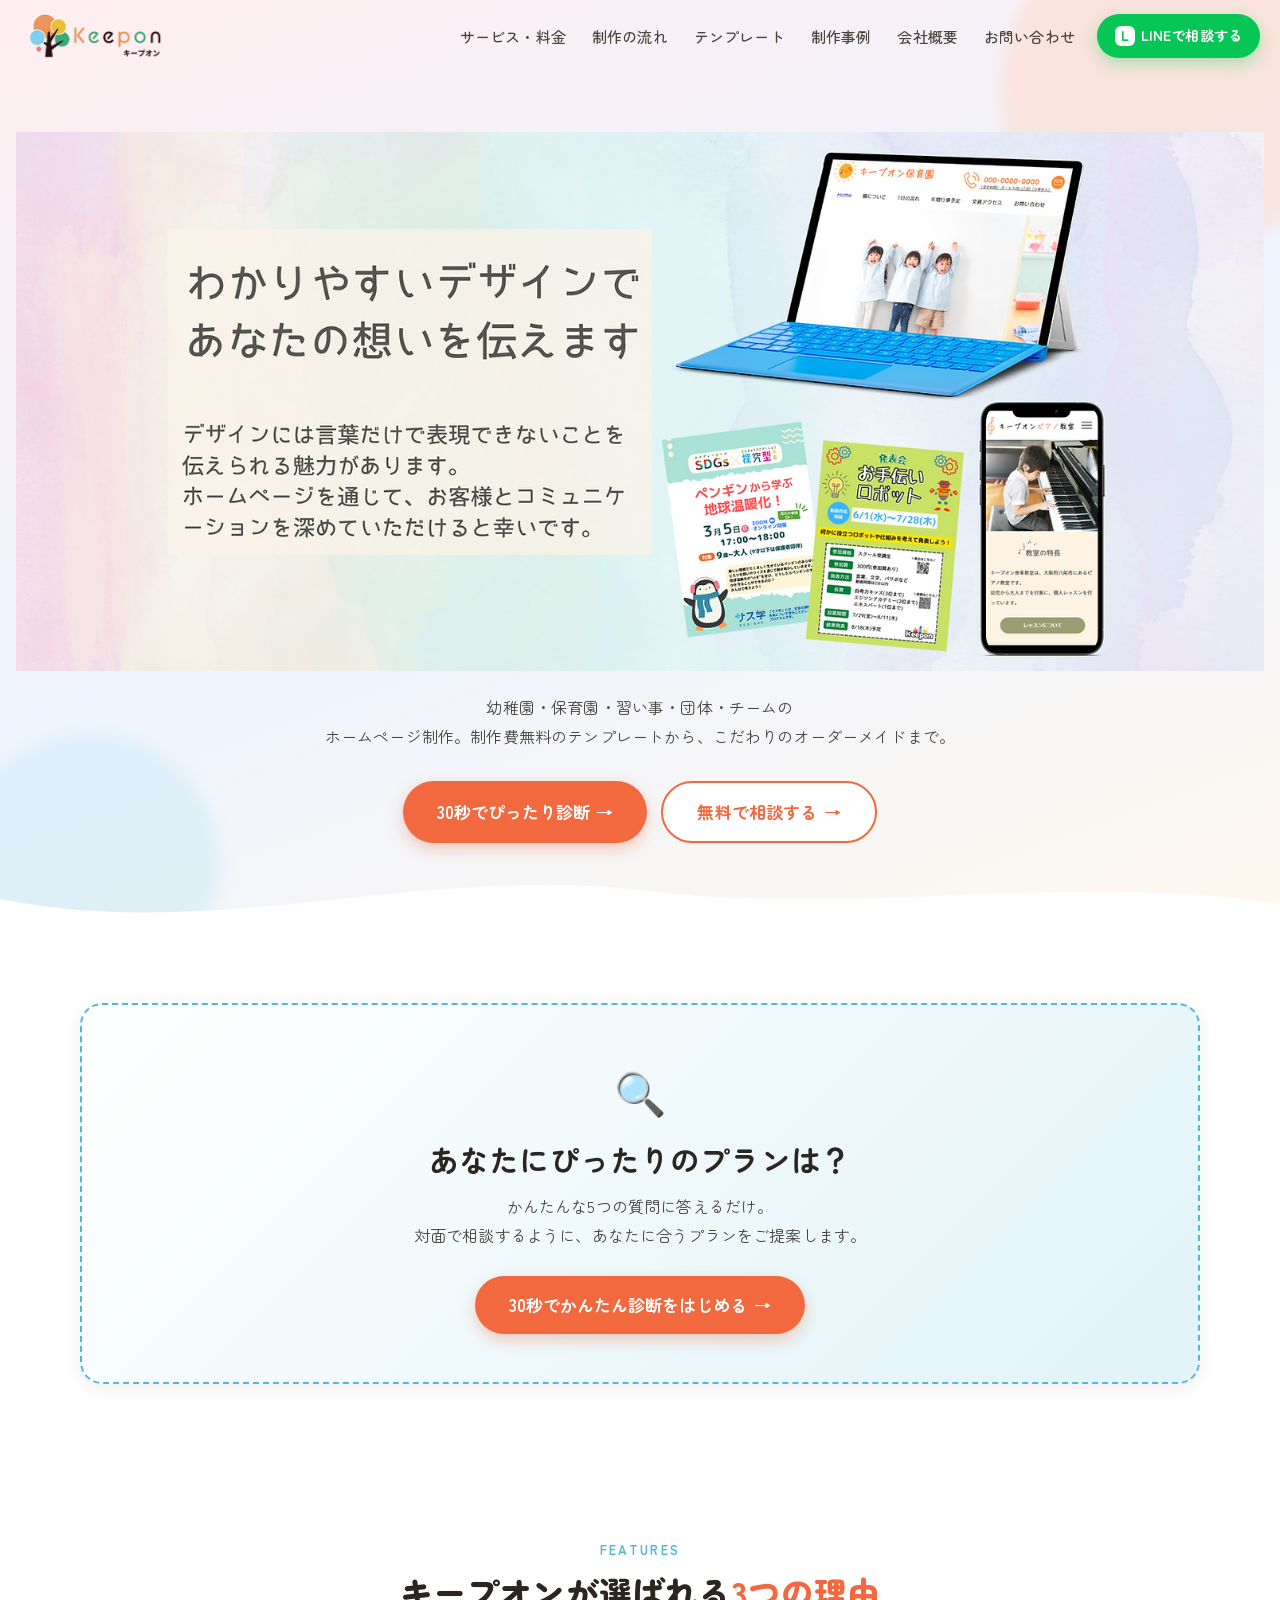
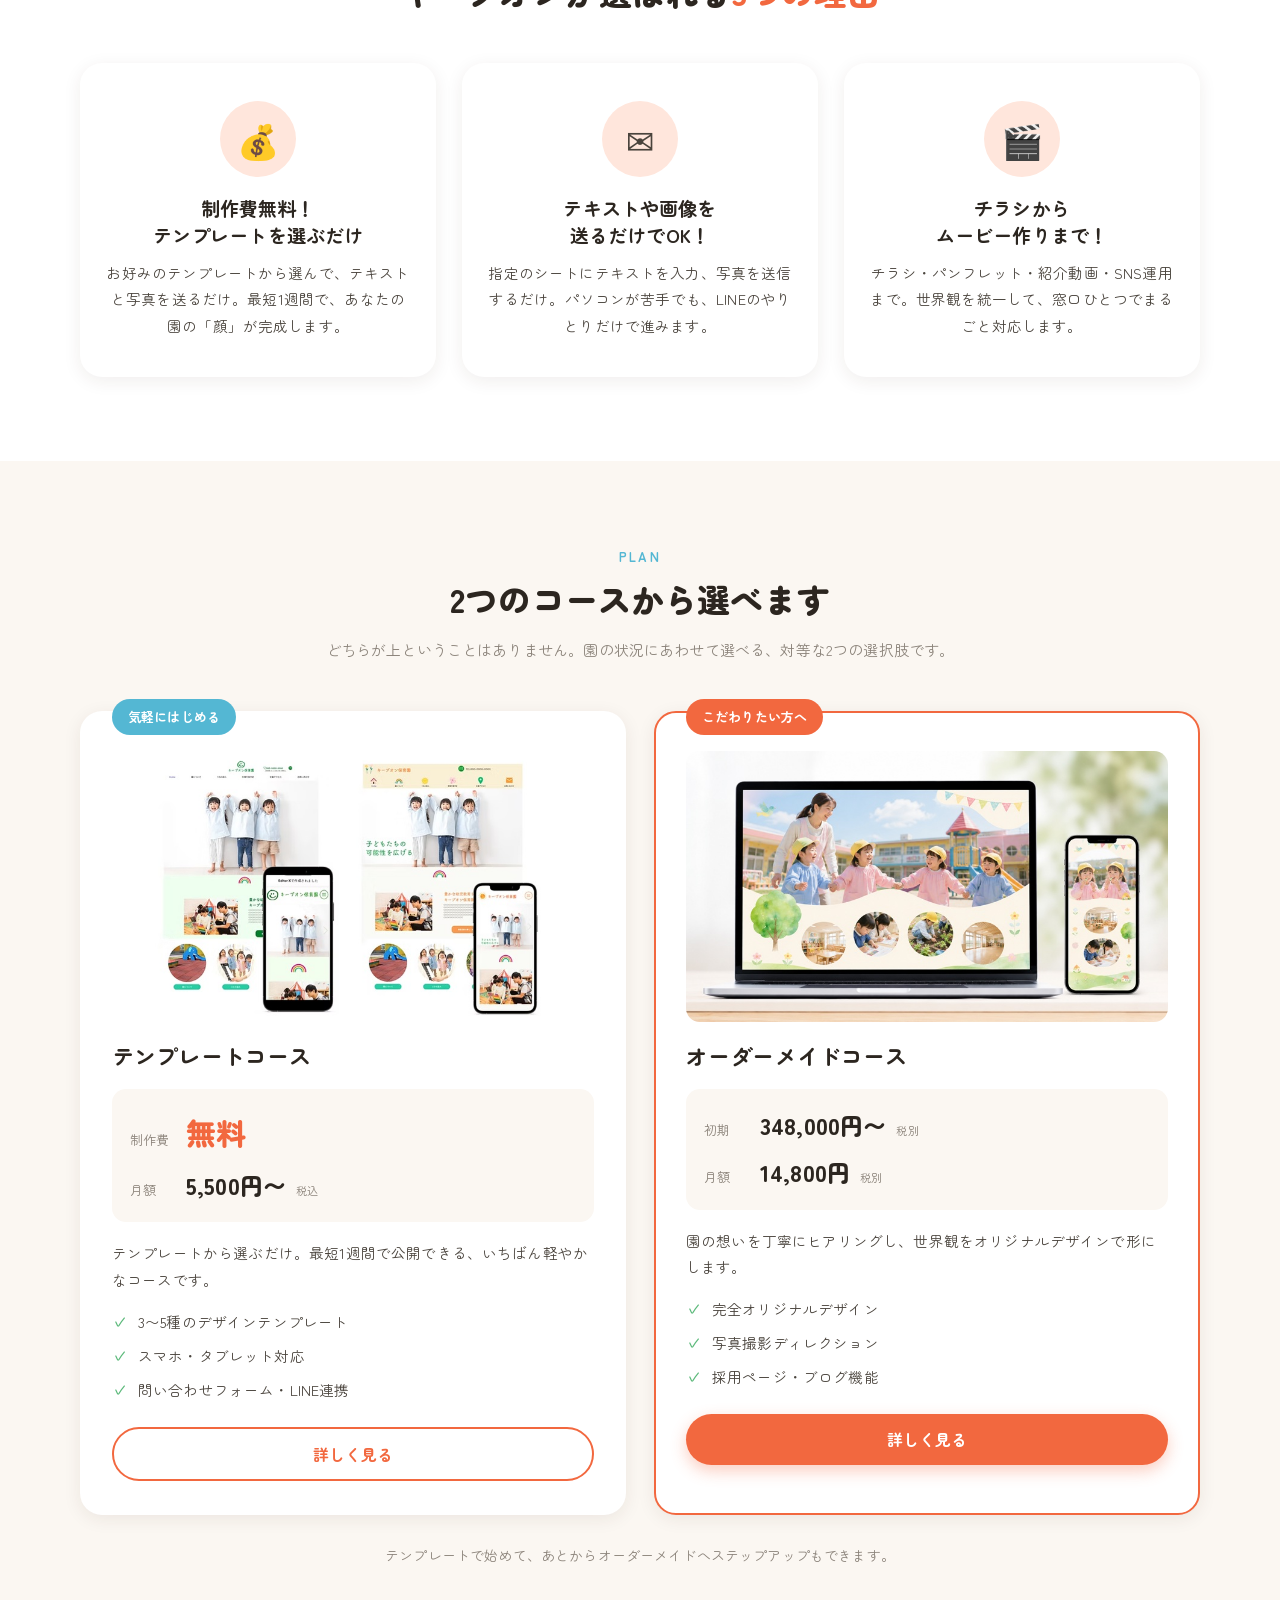
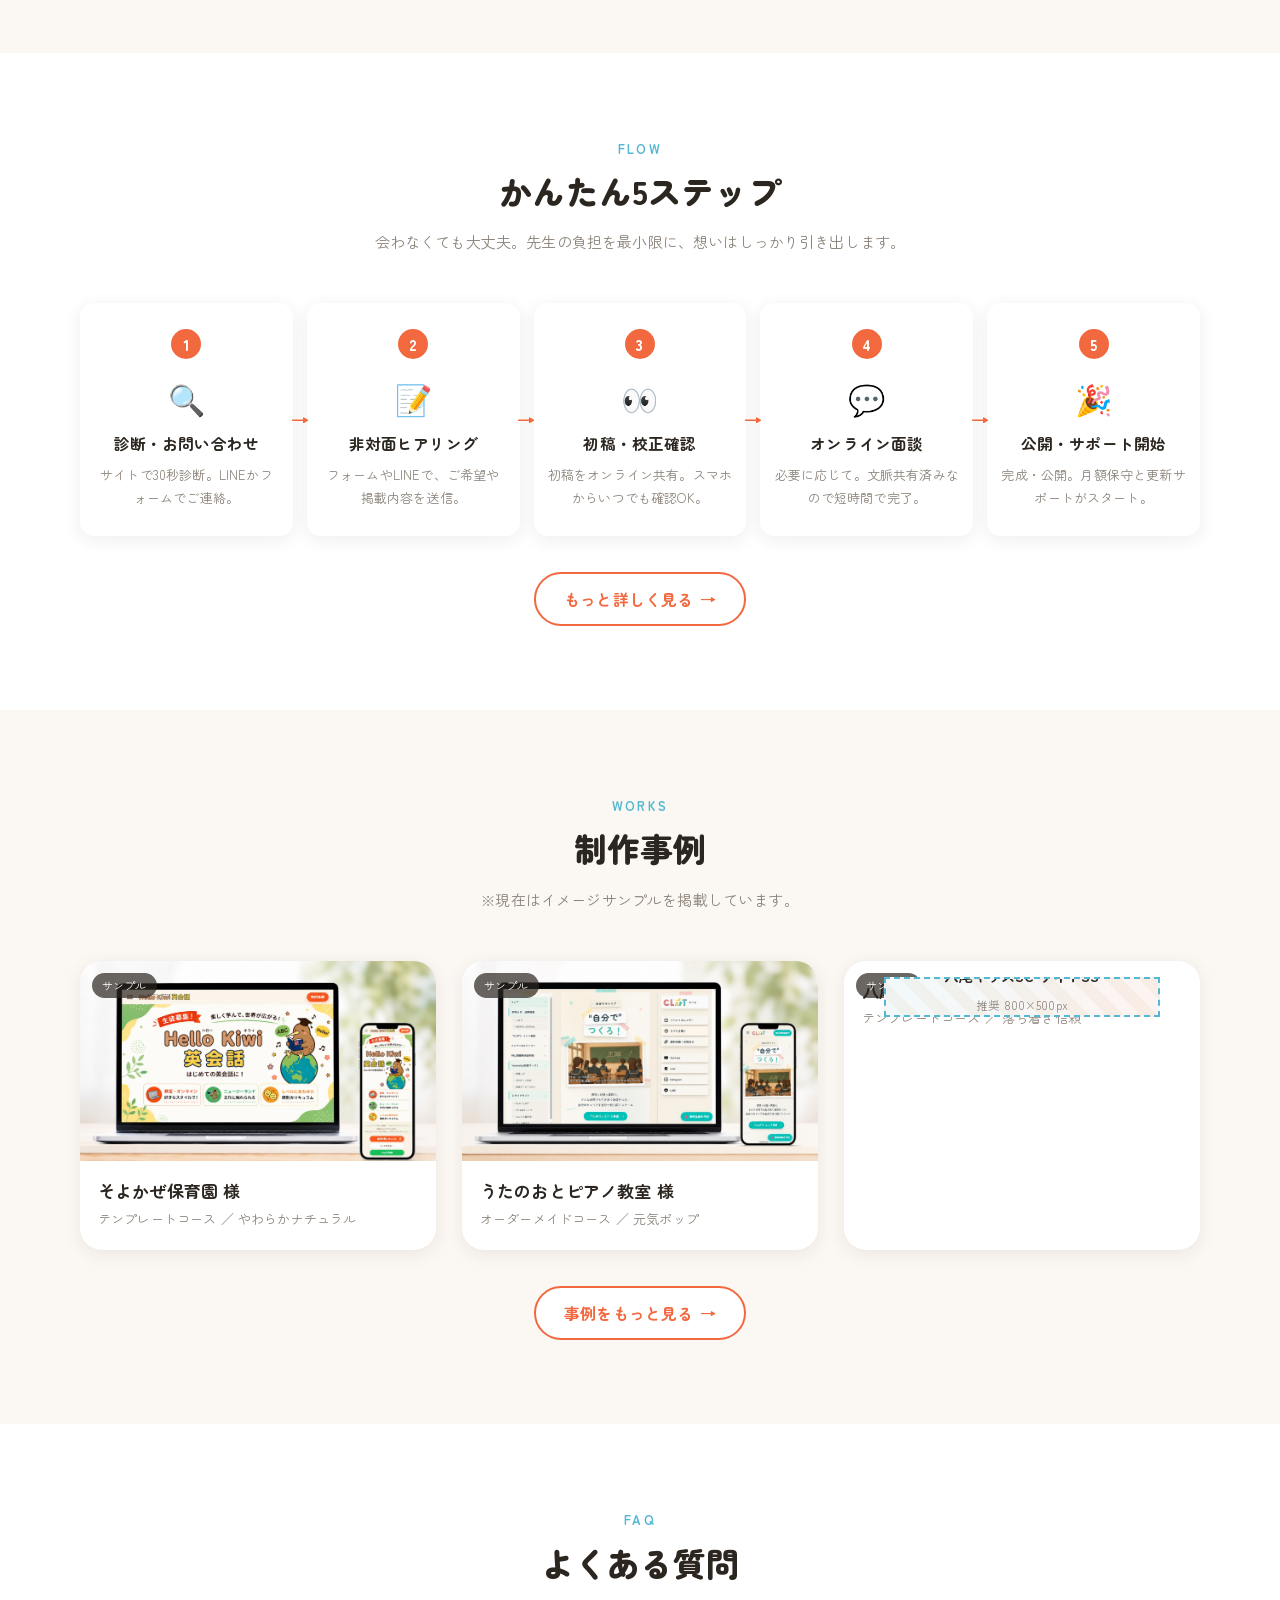
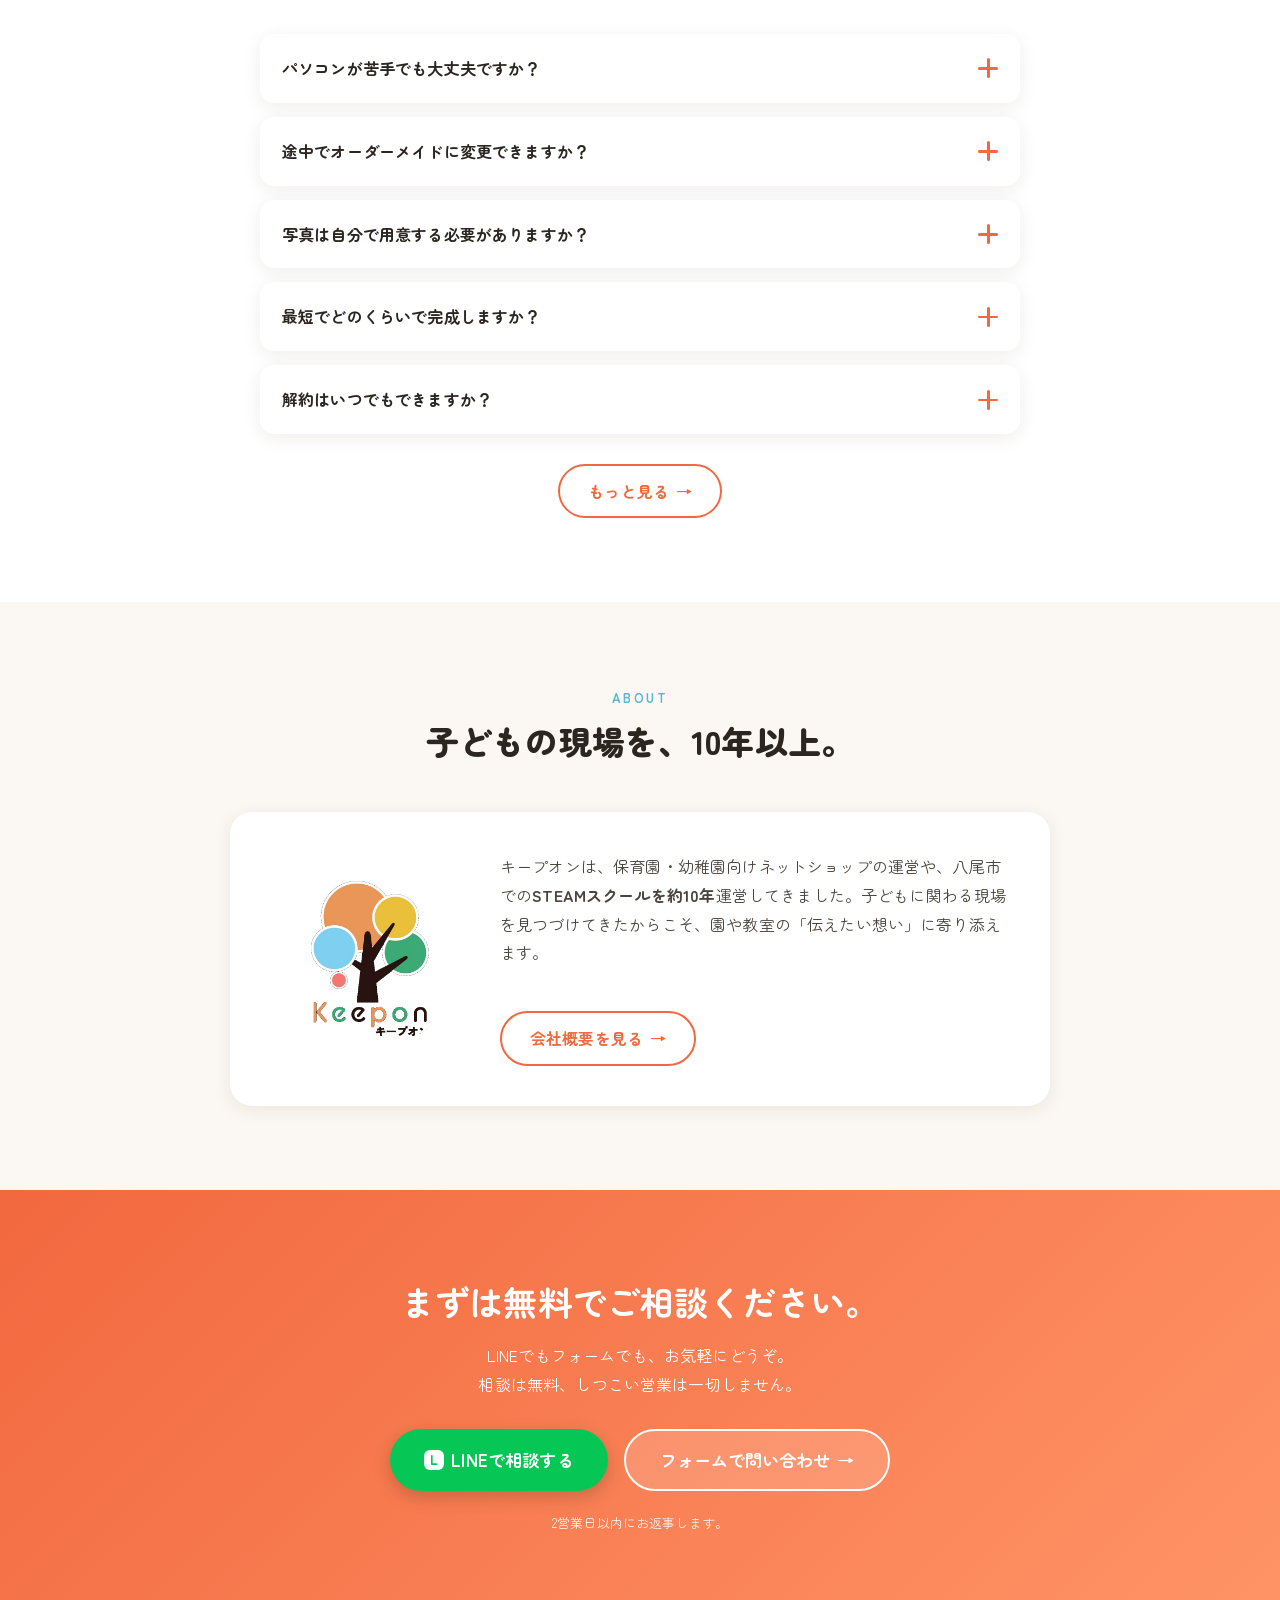
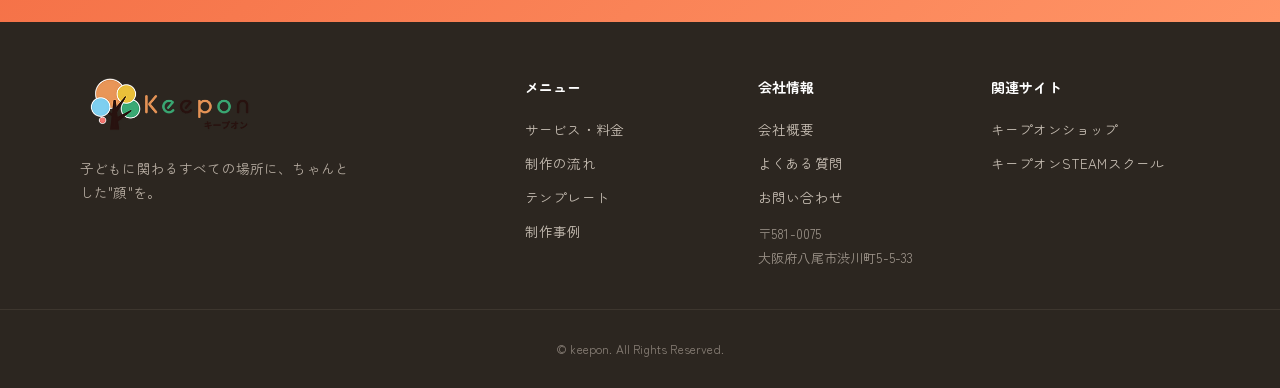
<file: index.html>
<!DOCTYPE html>
<html lang="ja">
<head>
<meta charset="UTF-8" />
<meta name="viewport" content="width=device-width, initial-scale=1.0" />
<title>子供向けサービス専門のHP制作｜キープオン</title>
<meta name="description" content="幼稚園・保育園・習い事・団体のホームページ制作。制作費無料のテンプレートからオーダーメイドまで。大阪府八尾市。" />
<meta property="og:title" content="子供向けサービス専門のHP制作｜キープオン" />
<meta property="og:description" content="幼稚園・保育園・習い事・団体のホームページ制作。制作費無料のテンプレートからオーダーメイドまで。" />
<meta property="og:type" content="website" />

<link rel="preconnect" href="https://fonts.googleapis.com" />
<link rel="preconnect" href="https://fonts.gstatic.com" crossorigin />
<link href="https://fonts.googleapis.com/css2?family=Zen+Maru+Gothic:wght@400;500;700;900&family=M+PLUS+Rounded+1c:wght@400;500;700&display=swap" rel="stylesheet" />
<link rel="stylesheet" href="assets/css/style.css" />

<script type="application/ld+json">
{
  "@context": "https://schema.org",
  "@type": "LocalBusiness",
  "name": "キープオン株式会社",
  "description": "子供向けサービス専門のホームページ制作。",
  "address": { "@type": "PostalAddress", "postalCode": "581-0075", "addressRegion": "大阪府", "addressLocality": "八尾市渋川町5-5-33" },
  "email": "clat2@keepon-web.com"
}
</script>
</head>
<body data-page="home">

<main id="top">

  <!-- ============ S1 メインビジュアル ============ -->
  <section class="hero">
    <div class="hero__bg" aria-hidden="true">
      <span class="blob blob--1"></span><span class="blob blob--2"></span><span class="blob blob--3"></span>
    </div>
    <div class="hero__inner container">
      <div class="hero__copy reveal">
        <h1 class="hero__image-wrap">
          <img src="assets/images/hero/TOP.png" alt="子どもに関わるすべての場所へ。わかりやすいデザインであなたの想いを伝えます" class="hero__image">
        </h1>
        <p class="hero__lead">幼稚園・保育園・習い事・団体・チームの<br>ホームページ制作。<br class="sp-only">制作費無料のテンプレートから、こだわりのオーダーメイドまで。</p>
        <div class="hero__cta">
          <button class="btn btn--primary btn--lg" data-open-diagnosis>30秒でぴったり診断 <span class="arr">→</span></button>
          <a href="contact.html" class="btn btn--ghost btn--lg">無料で相談する <span class="arr">→</span></a>
        </div>
      </div>

    </div>
    <div class="wave-divider" aria-hidden="true"><svg viewBox="0 0 1440 80" preserveAspectRatio="none"><path d="M0,40 C240,90 480,0 720,30 C960,60 1200,10 1440,45 L1440,80 L0,80 Z" fill="#ffffff"/></svg></div>
  </section>

  <!-- ============ S2 診断チャート 誘導 ============ -->
  <section class="diag-cta" id="diagnosis">
    <div class="container reveal">
      <div class="diag-cta__card">
        <span class="diag-cta__icon" aria-hidden="true">🔍</span>
        <h2 class="diag-cta__title">あなたにぴったりのプランは？</h2>
        <p class="diag-cta__sub">かんたんな5つの質問に答えるだけ。<br>対面で相談するように、あなたに合うプランをご提案します。</p>
        <button class="btn btn--primary btn--lg" data-open-diagnosis>30秒でかんたん診断をはじめる <span class="arr">→</span></button>
      </div>
    </div>
  </section>

  <!-- ============ S3 3つの特徴 ============ -->
  <section class="features section">
    <div class="container">
      <header class="section__head reveal">
        <p class="section__eyebrow">FEATURES</p>
        <h2 class="section__title">キープオンが選ばれる<span class="hl">3つの理由</span></h2>
      </header>
      <div class="features__grid">
        <article class="feature-card reveal">
          <!-- 画像差し替え任意: 線画イラスト。assets/images/features/feature-01.svg -->
          <span class="feature-card__ico" aria-hidden="true">💰</span>
          <h3>制作費無料！<br>テンプレートを選ぶだけ</h3>
          <p>お好みのテンプレートから選んで、テキストと写真を送るだけ。最短1週間で、あなたの園の「顔」が完成します。</p>
        </article>
        <article class="feature-card reveal">
          <span class="feature-card__ico" aria-hidden="true">✉️</span>
          <h3>テキストや画像を<br>送るだけでOK！</h3>
          <p>指定のシートにテキストを入力、写真を送信するだけ。パソコンが苦手でも、LINEのやりとりだけで進みます。</p>
        </article>
        <article class="feature-card reveal">
          <span class="feature-card__ico" aria-hidden="true">🎬</span>
          <h3>チラシから<br>ムービー作りまで！</h3>
          <p>チラシ・パンフレット・紹介動画・SNS運用まで。世界観を統一して、窓口ひとつでまるごと対応します。</p>
        </article>
      </div>
    </div>
  </section>

  <!-- ============ S4 コース紹介 ============ -->
  <section class="courses section section--alt" id="service">
    <div class="container">
      <header class="section__head reveal">
        <p class="section__eyebrow">PLAN</p>
        <h2 class="section__title">2つのコースから選べます</h2>
        <p class="section__desc">どちらが上ということはありません。園の状況にあわせて選べる、対等な2つの選択肢です。</p>
      </header>
      <div class="courses__grid">
        <article class="course-card reveal">
          <span class="course-card__tag tag--soft">気軽にはじめる</span>
          <img src="assets/images/courses/course-template.jpg" alt="テンプレート完成イメージ" class="course-card__image">
          <h3 class="course-card__name">テンプレートコース</h3>
          <div class="course-card__price">
            <p><span class="price-label">制作費</span><span class="price-big">無料</span></p>
            <p><span class="price-label">月額</span><span class="price-mid">5,500円〜</span><small>税込</small></p>
          </div>
          <p class="course-card__desc">テンプレートから選ぶだけ。最短1週間で公開できる、いちばん軽やかなコースです。</p>
          <ul class="course-card__list"><li>3〜5種のデザインテンプレート</li><li>スマホ・タブレット対応</li><li>問い合わせフォーム・LINE連携</li></ul>
          <a href="service.html" class="btn btn--ghost btn--block">詳しく見る</a>
        </article>

        <article class="course-card course-card--accent reveal">
          <span class="course-card__tag tag--accent">こだわりたい方へ</span>
          <img src="assets/images/courses/course-custom.jpg" alt="オーダーメイド完成イメージ" class="course-card__image">
          <h3 class="course-card__name">オーダーメイドコース</h3>
          <div class="course-card__price">
            <p><span class="price-label">初期</span><span class="price-mid">348,000円〜</span><small>税別</small></p>
            <p><span class="price-label">月額</span><span class="price-mid">14,800円</span><small>税別</small></p>
          </div>
          <p class="course-card__desc">園の想いを丁寧にヒアリングし、世界観をオリジナルデザインで形にします。</p>
          <ul class="course-card__list"><li>完全オリジナルデザイン</li><li>写真撮影ディレクション</li><li>採用ページ・ブログ機能</li></ul>
          <a href="service.html" class="btn btn--primary btn--block">詳しく見る</a>
        </article>
      </div>
      <p class="courses__note reveal">テンプレートで始めて、あとからオーダーメイドへステップアップもできます。</p>
    </div>
  </section>

  <!-- ============ S5 制作の流れ ============ -->
  <section class="flow section" id="flow">
    <div class="container">
      <header class="section__head reveal">
        <p class="section__eyebrow">FLOW</p>
        <h2 class="section__title">かんたん5ステップ</h2>
        <p class="section__desc">会わなくても大丈夫。先生の負担を最小限に、想いはしっかり引き出します。</p>
      </header>
      <ol class="flow__steps">
        <li class="flow-step reveal"><span class="flow-step__num">1</span><span class="flow-step__ico" aria-hidden="true">🔍</span><h3>診断・お問い合わせ</h3><p>サイトで30秒診断。LINEかフォームでご連絡。</p></li>
        <li class="flow-step reveal"><span class="flow-step__num">2</span><span class="flow-step__ico" aria-hidden="true">📝</span><h3>非対面ヒアリング</h3><p>フォームやLINEで、ご希望や掲載内容を送信。</p></li>
        <li class="flow-step reveal"><span class="flow-step__num">3</span><span class="flow-step__ico" aria-hidden="true">👀</span><h3>初稿・校正確認</h3><p>初稿をオンライン共有。スマホからいつでも確認OK。</p></li>
        <li class="flow-step reveal"><span class="flow-step__num">4</span><span class="flow-step__ico" aria-hidden="true">💬</span><h3>オンライン面談</h3><p>必要に応じて。文脈共有済みなので短時間で完了。</p></li>
        <li class="flow-step reveal"><span class="flow-step__num">5</span><span class="flow-step__ico" aria-hidden="true">🎉</span><h3>公開・サポート開始</h3><p>完成・公開。月額保守と更新サポートがスタート。</p></li>
      </ol>
      <div style="text-align:center;margin-top:36px" class="reveal"><a href="flow.html" class="btn btn--ghost">もっと詳しく見る <span class="arr">→</span></a></div>
    </div>
  </section>

  <!-- ============ S6 制作事例 ============ -->
  <section class="works section section--alt" id="works">
    <div class="container">
      <header class="section__head reveal">
        <p class="section__eyebrow">WORKS</p>
        <h2 class="section__title">制作事例</h2>
        <p class="section__desc">※現在はイメージサンプルを掲載しています。</p>
      </header>
      <div class="works__grid">
        <article class="work-card reveal">
          <div class="work-card__thumb"><span class="work-card__badge">サンプル</span>
            <img src="assets/images/works/work-soyokaze.jpg" alt="そよかぜ保育園 サイトSS" class="work-card__image">
          </div>
          <h3>そよかぜ保育園 様</h3><p class="work-card__meta">テンプレートコース ／ やわらかナチュラル</p>
        </article>
        <article class="work-card reveal">
          <div class="work-card__thumb"><span class="work-card__badge">サンプル</span>
            <img src="assets/images/works/work-utanooto.jpg" alt="うたのおとピアノ教室 SS" class="work-card__image">
          </div>
          <h3>うたのおとピアノ教室 様</h3><p class="work-card__meta">オーダーメイドコース ／ 元気ポップ</p>
        </article>
        <article class="work-card reveal">
          <div class="work-card__thumb"><span class="work-card__badge">サンプル</span>
            <figure class="img-ph img-ph--cover">
              <!-- 画像差し替え: assets/images/works/work-yaokids.jpg -->
              <span class="img-ph__ico">⚽</span><span class="img-ph__label">八尾キッズSC サイトSS</span>
              <span class="img-ph__size">推奨 800×500px</span><span class="img-ph__path">assets/images/works/work-yaokids.jpg</span>
            </figure>
          </div>
          <h3>八尾キッズSC 様</h3><p class="work-card__meta">テンプレートコース ／ 落ち着き信頼</p>
        </article>
      </div>
      <div style="text-align:center;margin-top:36px" class="reveal"><a href="works.html" class="btn btn--ghost">事例をもっと見る <span class="arr">→</span></a></div>
    </div>
  </section>

  <!-- ============ S8 よくある質問 ============ -->
  <section class="faq section" id="faq">
    <div class="container container--narrow">
      <header class="section__head reveal"><p class="section__eyebrow">FAQ</p><h2 class="section__title">よくある質問</h2></header>
      <div class="faq__list">
        <details class="faq-item reveal"><summary>パソコンが苦手でも大丈夫ですか？<span class="faq-item__icon" aria-hidden="true"></span></summary><div class="faq-item__body"><p>はい、大丈夫です。LINEでのやりとりだけで進められるよう設計しています。難しい言葉は使わず、毎日お忙しい先生に代わって私たちが形にします。</p></div></details>
        <details class="faq-item reveal"><summary>途中でオーダーメイドに変更できますか？<span class="faq-item__icon" aria-hidden="true"></span></summary><div class="faq-item__body"><p>できます。テンプレートコースで始めて、あとからオーダーメイドへステップアップする園も多くいらっしゃいます。お気軽にご相談ください。</p></div></details>
        <details class="faq-item reveal"><summary>写真は自分で用意する必要がありますか？<span class="faq-item__icon" aria-hidden="true"></span></summary><div class="faq-item__body"><p>お手持ちの写真があればお送りいただくだけでOKです。撮影が必要な場合は、撮影ディレクションのオプションもご用意しています。</p></div></details>
        <details class="faq-item reveal"><summary>最短でどのくらいで完成しますか？<span class="faq-item__icon" aria-hidden="true"></span></summary><div class="faq-item__body"><p>テンプレートコースなら最短1週間で公開できます。オーダーメイドコースは内容により4〜8週間が目安です。</p></div></details>
        <details class="faq-item reveal"><summary>解約はいつでもできますか？<span class="faq-item__icon" aria-hidden="true"></span></summary><div class="faq-item__body"><p>はい、いつでも可能です。しつこい引き止めや営業は一切いたしませんので、ご安心ください。</p></div></details>
      </div>
      <div style="text-align:center;margin-top:30px" class="reveal"><a href="faq.html" class="btn btn--ghost">もっと見る <span class="arr">→</span></a></div>
    </div>
  </section>

  <!-- ============ 会社概要（簡易） ============ -->
  <section class="about section section--alt" id="about">
    <div class="container">
      <header class="section__head reveal"><p class="section__eyebrow">ABOUT</p><h2 class="section__title">子どもの現場を、10年以上。</h2></header>
      <div class="about__inner home-about reveal">
        <img src="assets/images/about/staff.jpg" alt="キープオンのスタッフ" class="home-about__staff">
        <div>
          <p class="about__lead">キープオンは、保育園・幼稚園向けネットショップの運営や、八尾市での<strong>STEAMスクールを約10年</strong>運営してきました。子どもに関わる現場を見つづけてきたからこそ、園や教室の「伝えたい想い」に寄り添えます。</p>
          <a href="about.html" class="btn btn--ghost" style="margin-top:18px">会社概要を見る <span class="arr">→</span></a>
        </div>
      </div>
    </div>
  </section>

  <!-- ============ S9 最終CTA ============ -->
  <section class="final-cta" id="contact-cta">
    <div class="container reveal">
      <h2 class="final-cta__title">まずは無料でご相談ください。</h2>
      <p class="final-cta__sub">LINEでもフォームでも、お気軽にどうぞ。<br>相談は無料、しつこい営業は一切しません。</p>
      <div class="final-cta__actions">
        <a href="#" data-line-btn class="btn btn--line btn--lg"><span class="ico-line" aria-hidden="true"></span>LINEで相談する</a>
        <button class="btn btn--ghost-white btn--lg" data-open-form>フォームで問い合わせ <span class="arr">→</span></button>
      </div>
      <p class="final-cta__note">2営業日以内にお返事します。</p>
    </div>
  </section>

</main>

<script src="assets/js/config.js"></script>
<script src="assets/js/layout.js"></script>
<script src="assets/js/diagnosis.js"></script>
<script src="assets/js/main.js"></script>
</body>
</html>
</file>
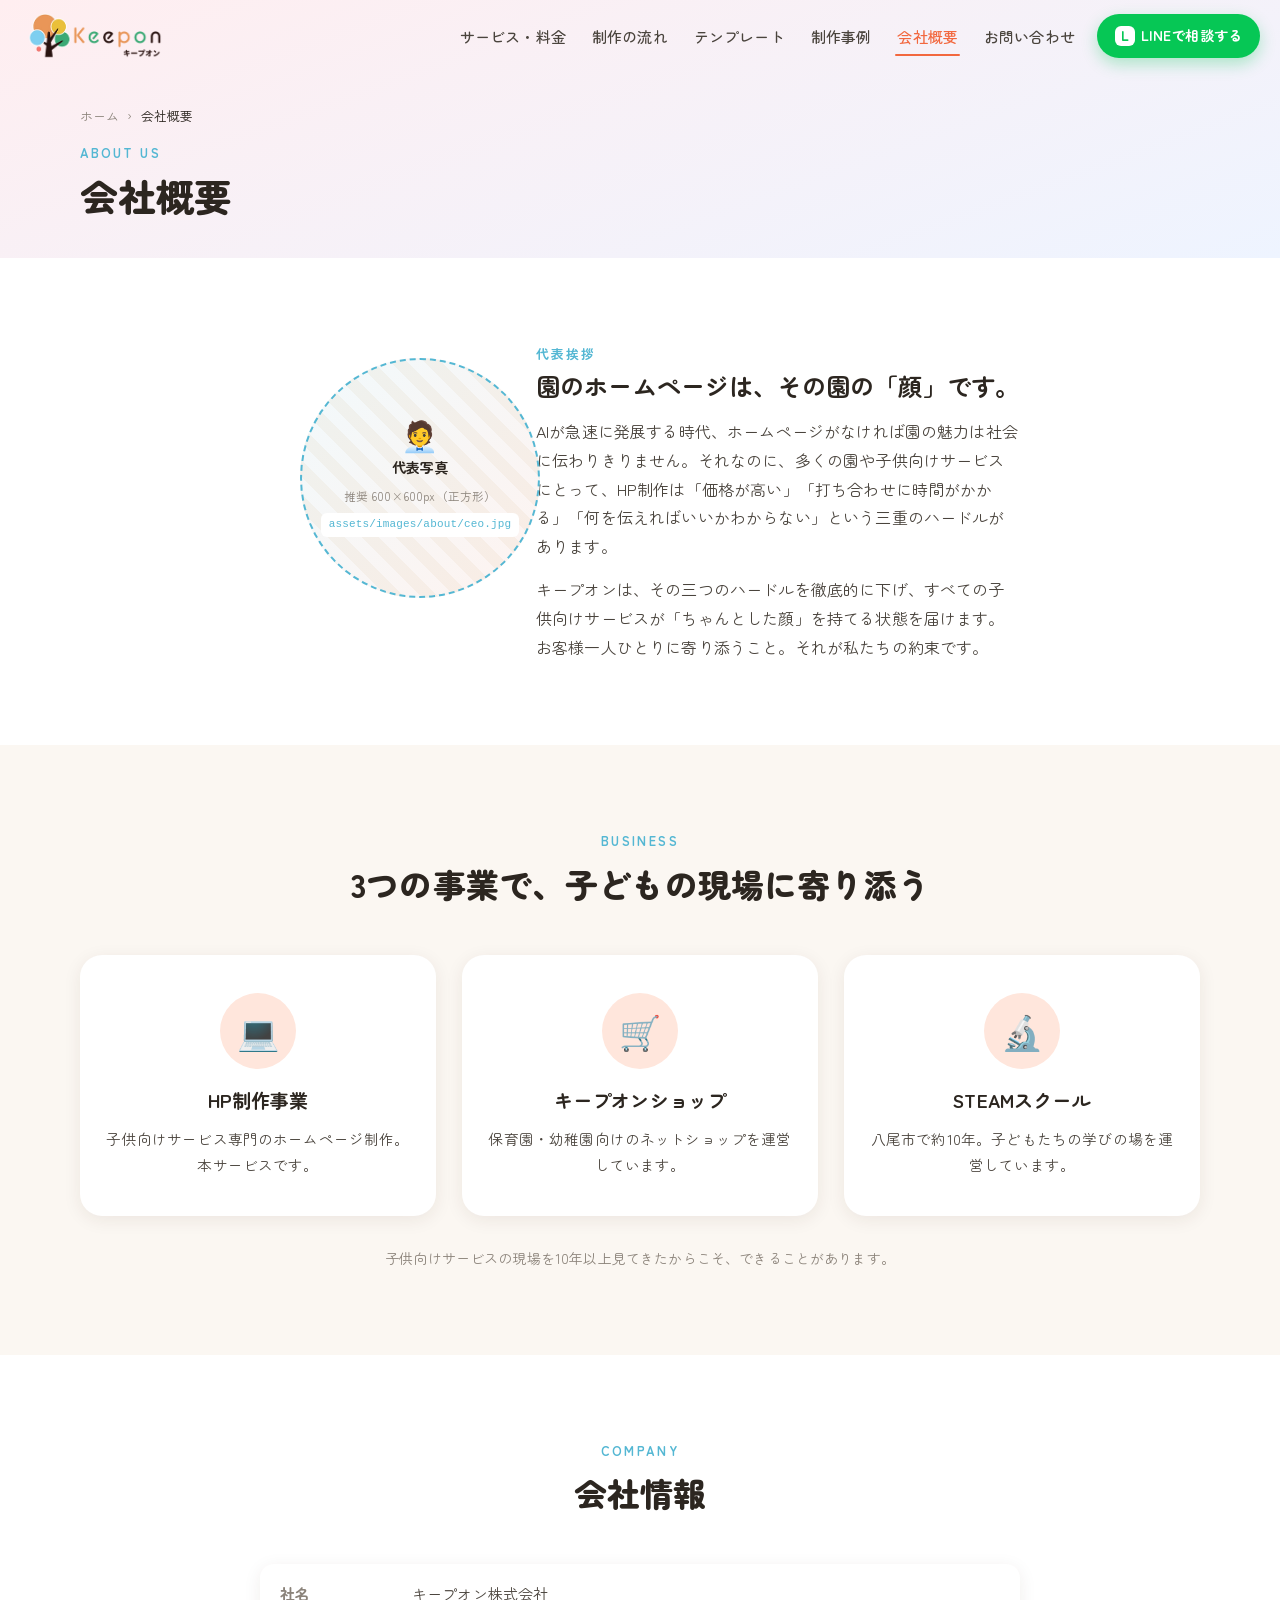
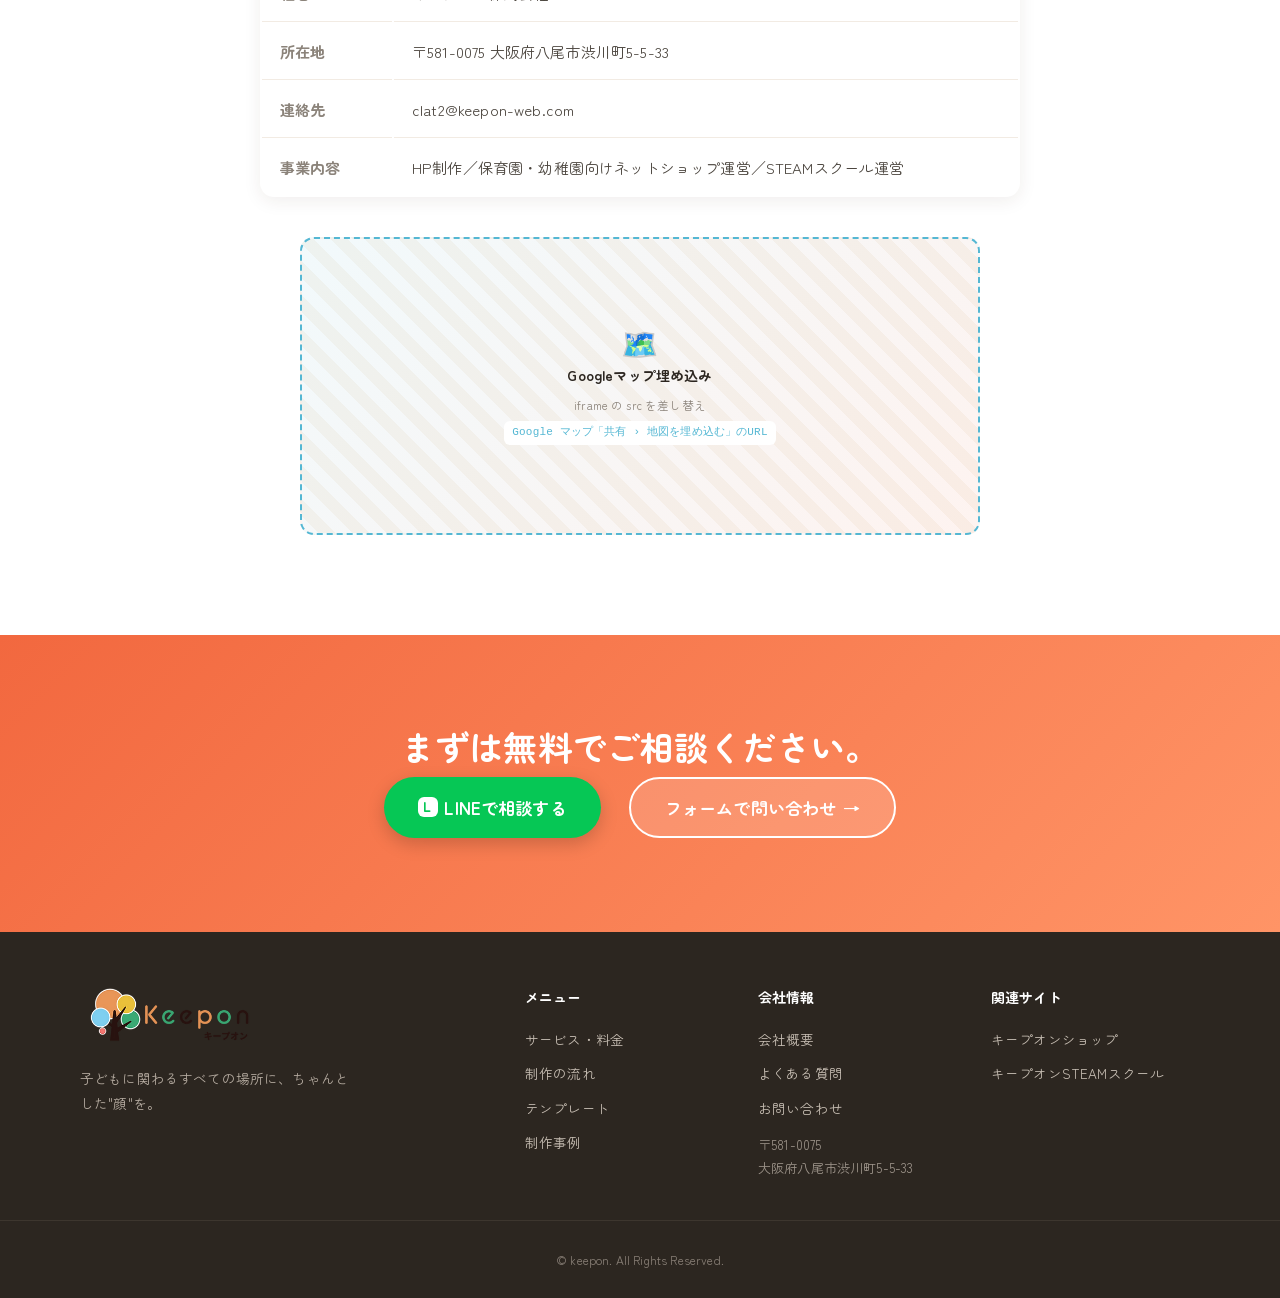
<file: about.html>
<!DOCTYPE html>
<html lang="ja">
<head>
<meta charset="UTF-8" />
<meta name="viewport" content="width=device-width, initial-scale=1.0" />
<title>会社概要｜キープオン HP制作</title>
<meta name="description" content="キープオン株式会社。大阪府八尾市。保育園・幼稚園向けネットショップ運営、STEAMスクール運営の実績を持つHP制作会社。" />
<link rel="preconnect" href="https://fonts.googleapis.com" />
<link rel="preconnect" href="https://fonts.gstatic.com" crossorigin />
<link href="https://fonts.googleapis.com/css2?family=Zen+Maru+Gothic:wght@400;500;700;900&family=M+PLUS+Rounded+1c:wght@400;500;700&display=swap" rel="stylesheet" />
<link rel="stylesheet" href="assets/css/style.css" />
</head>
<body data-page="about" data-title="会社概要" data-eyebrow="ABOUT US">
<main>
  <!-- 代表挨拶 -->
  <section class="section">
    <div class="container container--narrow">
      <div class="about-msg reveal">
        <figure class="img-ph img-ph--round" style="width:240px;height:240px;max-width:100%">
          <!-- 画像差し替え: assets/images/about/ceo.jpg -->
          <span class="img-ph__ico">🧑‍💼</span><span class="img-ph__label">代表写真</span>
          <span class="img-ph__size">推奨 600×600px（正方形）</span><span class="img-ph__path">assets/images/about/ceo.jpg</span>
        </figure>
        <div>
          <p class="page-head__eyebrow">代表挨拶</p>
          <h2 style="margin-bottom:14px">園のホームページは、その園の「顔」です。</h2>
          <p style="margin-bottom:14px">AIが急速に発展する時代、ホームページがなければ園の魅力は社会に伝わりきりません。それなのに、多くの園や子供向けサービスにとって、HP制作は「価格が高い」「打ち合わせに時間がかかる」「何を伝えればいいかわからない」という三重のハードルがあります。</p>
          <p>キープオンは、その三つのハードルを徹底的に下げ、すべての子供向けサービスが「ちゃんとした顔」を持てる状態を届けます。お客様一人ひとりに寄り添うこと。それが私たちの約束です。</p>
        </div>
      </div>
    </div>
  </section>

  <!-- 事業紹介 -->
  <section class="section section--alt">
    <div class="container">
      <header class="section__head reveal"><p class="section__eyebrow">BUSINESS</p><h2 class="section__title">3つの事業で、子どもの現場に寄り添う</h2></header>
      <div class="features__grid">
        <article class="feature-card reveal"><span class="feature-card__ico">💻</span><h3>HP制作事業</h3><p>子供向けサービス専門のホームページ制作。本サービスです。</p></article>
        <article class="feature-card reveal"><span class="feature-card__ico">🛒</span><h3>キープオンショップ</h3><p>保育園・幼稚園向けのネットショップを運営しています。</p></article>
        <article class="feature-card reveal"><span class="feature-card__ico">🔬</span><h3>STEAMスクール</h3><p>八尾市で約10年。子どもたちの学びの場を運営しています。</p></article>
      </div>
      <p class="courses__note reveal" style="margin-top:30px">子供向けサービスの現場を10年以上見てきたからこそ、できることがあります。</p>
    </div>
  </section>

  <!-- 会社情報 -->
  <section class="section">
    <div class="container container--narrow">
      <header class="section__head reveal"><p class="section__eyebrow">COMPANY</p><h2 class="section__title">会社情報</h2></header>
      <table class="data-table reveal" style="margin-bottom:40px">
        <tr><th>社名</th><td>キープオン株式会社</td></tr>
        <tr><th>所在地</th><td>〒581-0075 大阪府八尾市渋川町5-5-33</td></tr>
        <tr><th>連絡先</th><td>clat2@keepon-web.com</td></tr>
        <tr><th>事業内容</th><td>HP制作／保育園・幼稚園向けネットショップ運営／STEAMスクール運営</td></tr>
      </table>
      <!-- 画像差し替え: Googleマップ埋め込み（下記 iframe の src を実際の埋め込みURLに変更） -->
      <figure class="img-ph" style="aspect-ratio:16/7">
        <span class="img-ph__ico">🗺️</span><span class="img-ph__label">Googleマップ埋め込み</span>
        <span class="img-ph__size">iframe の src を差し替え</span><span class="img-ph__path">Google マップ「共有 › 地図を埋め込む」のURL</span>
      </figure>
    </div>
  </section>

  <section class="final-cta cta-band">
    <div class="container reveal">
      <h2 class="final-cta__title">まずは無料でご相談ください。</h2>
      <div class="final-cta__actions">
        <a href="#" data-line-btn class="btn btn--line btn--lg"><span class="ico-line"></span>LINEで相談する</a>
        <a href="contact.html" class="btn btn--ghost-white btn--lg">フォームで問い合わせ <span class="arr">→</span></a>
      </div>
    </div>
  </section>
</main>
<script src="assets/js/config.js"></script>
<script src="assets/js/layout.js"></script>
<script src="assets/js/diagnosis.js"></script>
<script src="assets/js/main.js"></script>
</body>
</html>
</file>
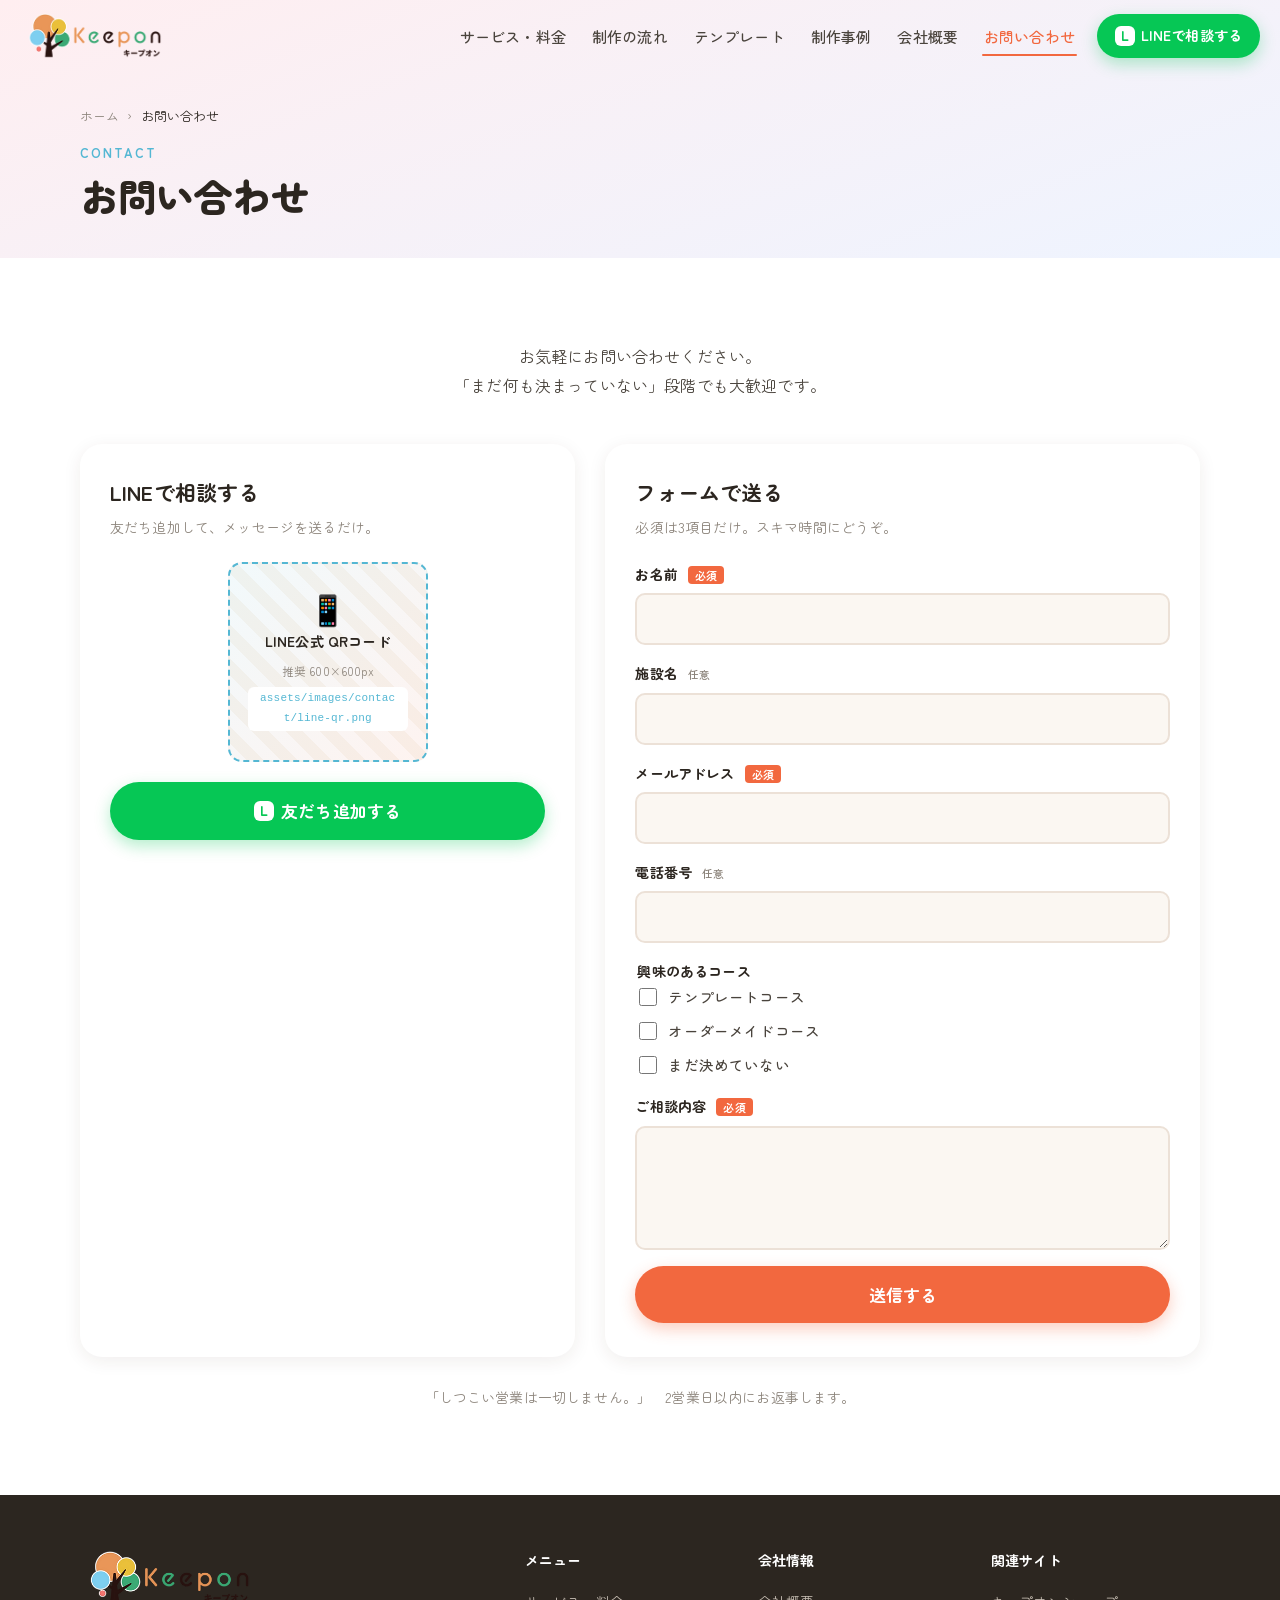
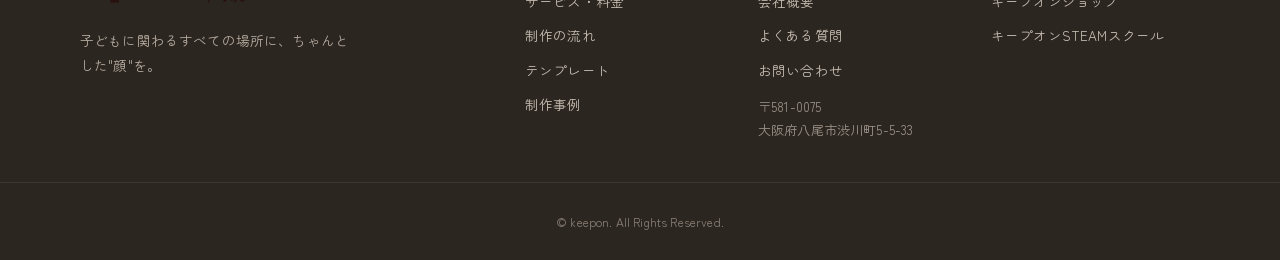
<file: contact.html>
<!DOCTYPE html>
<html lang="ja">
<head>
<meta charset="UTF-8" />
<meta name="viewport" content="width=device-width, initial-scale=1.0" />
<title>お問い合わせ｜キープオン HP制作</title>
<meta name="description" content="LINEまたはフォームでお気軽にお問い合わせください。" />
<link rel="preconnect" href="https://fonts.googleapis.com" />
<link rel="preconnect" href="https://fonts.gstatic.com" crossorigin />
<link href="https://fonts.googleapis.com/css2?family=Zen+Maru+Gothic:wght@400;500;700;900&family=M+PLUS+Rounded+1c:wght@400;500;700&display=swap" rel="stylesheet" />
<link rel="stylesheet" href="assets/css/style.css" />
</head>
<body data-page="contact" data-title="お問い合わせ" data-eyebrow="CONTACT">
<main>
  <section class="section">
    <div class="container">
      <p class="lead-block reveal">お気軽にお問い合わせください。<br>「まだ何も決まっていない」段階でも大歓迎です。</p>

      <div class="contact-grid">
        <!-- LINE -->
        <div class="contact-card reveal">
          <h2>LINEで相談する</h2>
          <p class="contact-card__sub">友だち追加して、メッセージを送るだけ。</p>
          <figure class="img-ph qr-box" style="aspect-ratio:1">
            <!-- 画像差し替え: assets/images/contact/line-qr.png -->
            <span class="img-ph__ico">📱</span><span class="img-ph__label">LINE公式 QRコード</span>
            <span class="img-ph__size">推奨 600×600px</span><span class="img-ph__path">assets/images/contact/line-qr.png</span>
          </figure>
          <a href="#" data-line-btn class="btn btn--line btn--block btn--lg"><span class="ico-line"></span>友だち追加する</a>
        </div>

        <!-- フォーム -->
        <div class="contact-card reveal">
          <h2>フォームで送る</h2>
          <p class="contact-card__sub">必須は3項目だけ。スキマ時間にどうぞ。</p>
          <form class="cform contact-page-form" id="contactPageForm" novalidate>
            <label class="cform__field"><span>お名前 <em>必須</em></span><input type="text" name="name" required autocomplete="name" /></label>
            <label class="cform__field"><span>施設名 <small>任意</small></span><input type="text" name="org" autocomplete="organization" /></label>
            <label class="cform__field"><span>メールアドレス <em>必須</em></span><input type="email" name="email" required autocomplete="email" /></label>
            <label class="cform__field"><span>電話番号 <small>任意</small></span><input type="tel" name="tel" autocomplete="tel" /></label>
            <fieldset class="cform__field"><legend>興味のあるコース</legend>
              <label class="cform__check"><input type="checkbox" name="course" value="template" /> テンプレートコース</label>
              <label class="cform__check"><input type="checkbox" name="course" value="custom" /> オーダーメイドコース</label>
              <label class="cform__check"><input type="checkbox" name="course" value="undecided" /> まだ決めていない</label>
            </fieldset>
            <label class="cform__field"><span>ご相談内容 <em>必須</em></span><textarea name="message" rows="4" required></textarea></label>
            <button type="submit" class="btn btn--primary btn--block btn--lg">送信する</button>
          </form>
          <div class="cform__done" hidden>
            <span class="cform__done-ico">🎉</span>
            <h3>送信ありがとうございます！</h3>
            <p>2営業日以内にお返事します。<br>しつこい営業は一切しませんのでご安心ください。</p>
          </div>
        </div>
      </div>

      <p class="contact-note reveal">「しつこい営業は一切しません。」　2営業日以内にお返事します。</p>
    </div>
  </section>
</main>
<script src="assets/js/config.js"></script>
<script src="assets/js/layout.js"></script>
<script src="assets/js/diagnosis.js"></script>
<script src="assets/js/main.js"></script>
</body>
</html>
</file>
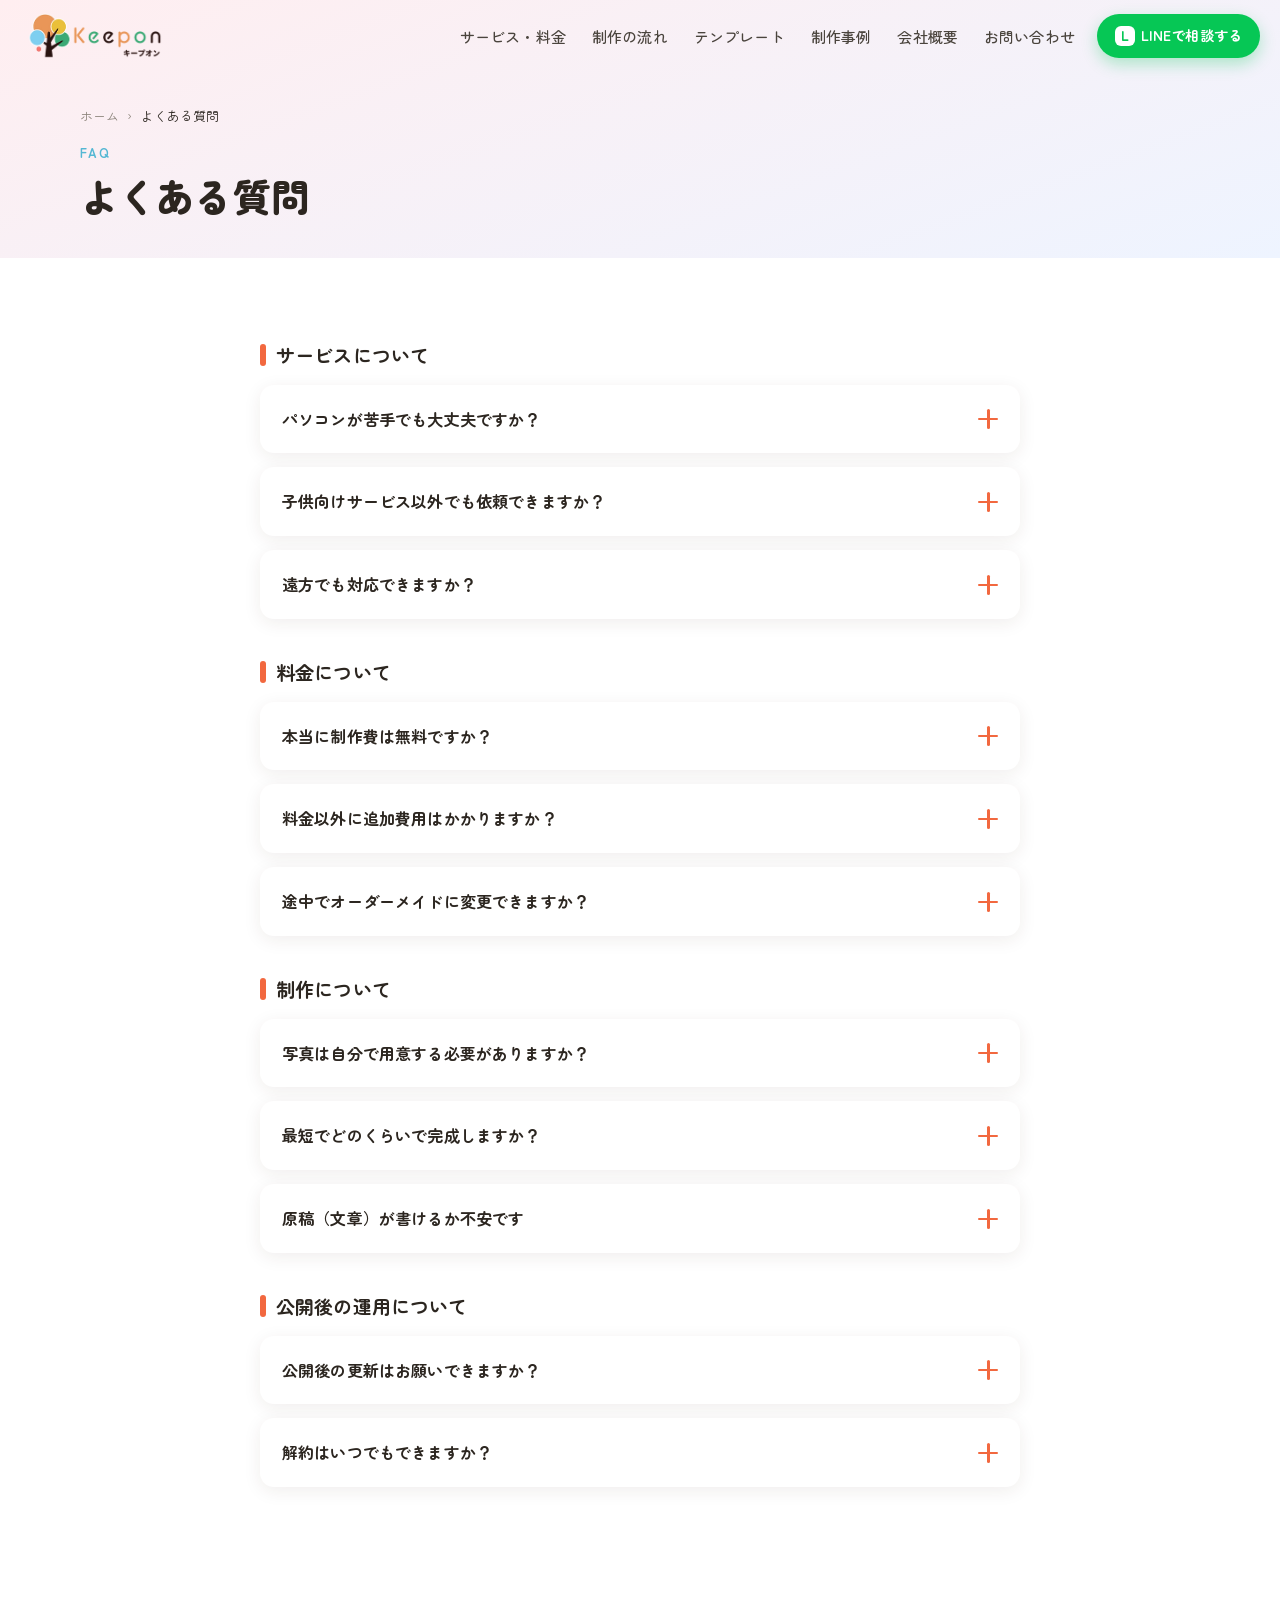
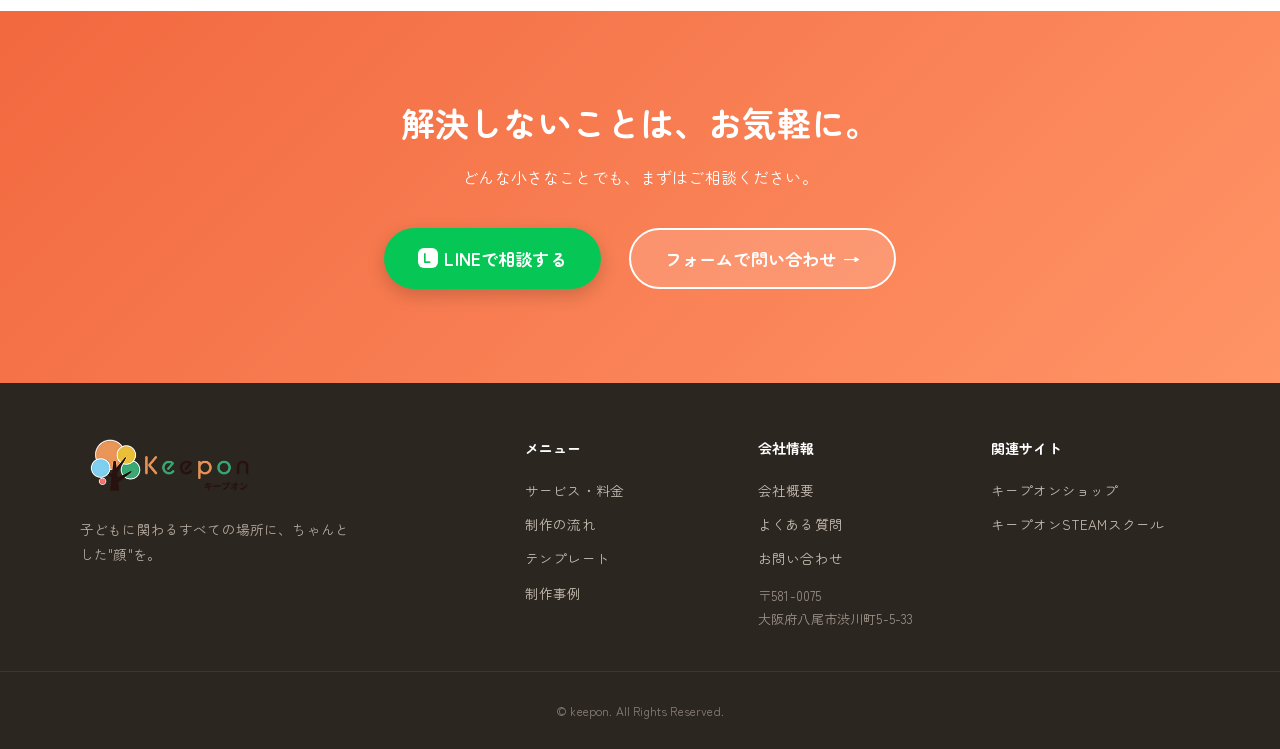
<file: faq.html>
<!DOCTYPE html>
<html lang="ja">
<head>
<meta charset="UTF-8" />
<meta name="viewport" content="width=device-width, initial-scale=1.0" />
<title>よくある質問｜キープオン HP制作</title>
<meta name="description" content="キープオンのHP制作サービスに関するよくある質問と回答。" />
<link rel="preconnect" href="https://fonts.googleapis.com" />
<link rel="preconnect" href="https://fonts.gstatic.com" crossorigin />
<link href="https://fonts.googleapis.com/css2?family=Zen+Maru+Gothic:wght@400;500;700;900&family=M+PLUS+Rounded+1c:wght@400;500;700&display=swap" rel="stylesheet" />
<link rel="stylesheet" href="assets/css/style.css" />
<script type="application/ld+json">
{"@context":"https://schema.org","@type":"FAQPage","mainEntity":[
{"@type":"Question","name":"パソコンが苦手でも大丈夫ですか？","acceptedAnswer":{"@type":"Answer","text":"はい。LINEでのやりとりだけで進められるよう設計しています。"}},
{"@type":"Question","name":"料金以外に追加費用はかかりますか？","acceptedAnswer":{"@type":"Answer","text":"基本料金に含まれる範囲を明確にご案内します。オプションは事前にお見積りします。"}},
{"@type":"Question","name":"最短でどのくらいで完成しますか？","acceptedAnswer":{"@type":"Answer","text":"テンプレートコースなら最短1週間です。"}},
{"@type":"Question","name":"解約はいつでもできますか？","acceptedAnswer":{"@type":"Answer","text":"はい、いつでも可能です。"}}
]}
</script>
</head>
<body data-page="faq" data-title="よくある質問" data-eyebrow="FAQ">
<main>
  <section class="section">
    <div class="container container--narrow">

      <div class="faq-cat reveal">
        <h2 class="faq-cat__title">サービスについて</h2>
        <div class="faq__list">
          <details class="faq-item"><summary>パソコンが苦手でも大丈夫ですか？<span class="faq-item__icon"></span></summary><div class="faq-item__body"><p>はい、大丈夫です。LINEでのやりとりだけで進められるよう設計しています。難しい言葉は使わず、毎日お忙しい先生に代わって私たちが形にします。</p></div></details>
          <details class="faq-item"><summary>子供向けサービス以外でも依頼できますか？<span class="faq-item__icon"></span></summary><div class="faq-item__body"><p>私たちは幼稚園・保育園・習い事・団体など「子供向けサービス」に特化しています。専門だからこそ、保護者に響くポイントを押さえたご提案ができます。</p></div></details>
          <details class="faq-item"><summary>遠方でも対応できますか？<span class="faq-item__icon"></span></summary><div class="faq-item__body"><p>はい。非対面で完結できる仕組みなので、全国どこからでもご依頼いただけます。</p></div></details>
        </div>
      </div>

      <div class="faq-cat reveal">
        <h2 class="faq-cat__title">料金について</h2>
        <div class="faq__list">
          <details class="faq-item"><summary>本当に制作費は無料ですか？<span class="faq-item__icon"></span></summary><div class="faq-item__body"><p>テンプレートコースは初期費用0円です。月額5,500円〜（税込）でご利用いただけます。</p></div></details>
          <details class="faq-item"><summary>料金以外に追加費用はかかりますか？<span class="faq-item__icon"></span></summary><div class="faq-item__body"><p>基本料金に含まれる範囲を明確にご案内します。チラシ・動画などのオプションは、事前にお見積りしてからのご依頼となるので安心です。</p></div></details>
          <details class="faq-item"><summary>途中でオーダーメイドに変更できますか？<span class="faq-item__icon"></span></summary><div class="faq-item__body"><p>できます。テンプレートで始めて、あとからステップアップする園も多くいらっしゃいます。</p></div></details>
        </div>
      </div>

      <div class="faq-cat reveal">
        <h2 class="faq-cat__title">制作について</h2>
        <div class="faq__list">
          <details class="faq-item"><summary>写真は自分で用意する必要がありますか？<span class="faq-item__icon"></span></summary><div class="faq-item__body"><p>お手持ちの写真があればお送りいただくだけでOKです。撮影が必要な場合は、撮影ディレクションのオプションもご用意しています。</p></div></details>
          <details class="faq-item"><summary>最短でどのくらいで完成しますか？<span class="faq-item__icon"></span></summary><div class="faq-item__body"><p>テンプレートコースなら最短1週間。オーダーメイドコースは内容により4〜8週間が目安です。</p></div></details>
          <details class="faq-item"><summary>原稿（文章）が書けるか不安です<span class="faq-item__icon"></span></summary><div class="faq-item__body"><p>ご安心ください。質問にお答えいただく形で必要な情報を引き出し、文章はこちらで整えます。「一緒に考えてほしい」も大歓迎です。</p></div></details>
        </div>
      </div>

      <div class="faq-cat reveal">
        <h2 class="faq-cat__title">公開後の運用について</h2>
        <div class="faq__list">
          <details class="faq-item"><summary>公開後の更新はお願いできますか？<span class="faq-item__icon"></span></summary><div class="faq-item__body"><p>はい。月額保守に更新代行が含まれます（テンプレートは月額に込み、オーダーメイドは月1回更新込み）。</p></div></details>
          <details class="faq-item"><summary>解約はいつでもできますか？<span class="faq-item__icon"></span></summary><div class="faq-item__body"><p>はい、いつでも可能です。しつこい引き止めや営業は一切いたしませんので、ご安心ください。</p></div></details>
        </div>
      </div>

    </div>
  </section>

  <section class="final-cta cta-band">
    <div class="container reveal">
      <h2 class="final-cta__title">解決しないことは、お気軽に。</h2>
      <p class="final-cta__sub">どんな小さなことでも、まずはご相談ください。</p>
      <div class="final-cta__actions">
        <a href="#" data-line-btn class="btn btn--line btn--lg"><span class="ico-line"></span>LINEで相談する</a>
        <a href="contact.html" class="btn btn--ghost-white btn--lg">フォームで問い合わせ <span class="arr">→</span></a>
      </div>
    </div>
  </section>
</main>
<script src="assets/js/config.js"></script>
<script src="assets/js/layout.js"></script>
<script src="assets/js/diagnosis.js"></script>
<script src="assets/js/main.js"></script>
</body>
</html>
</file>
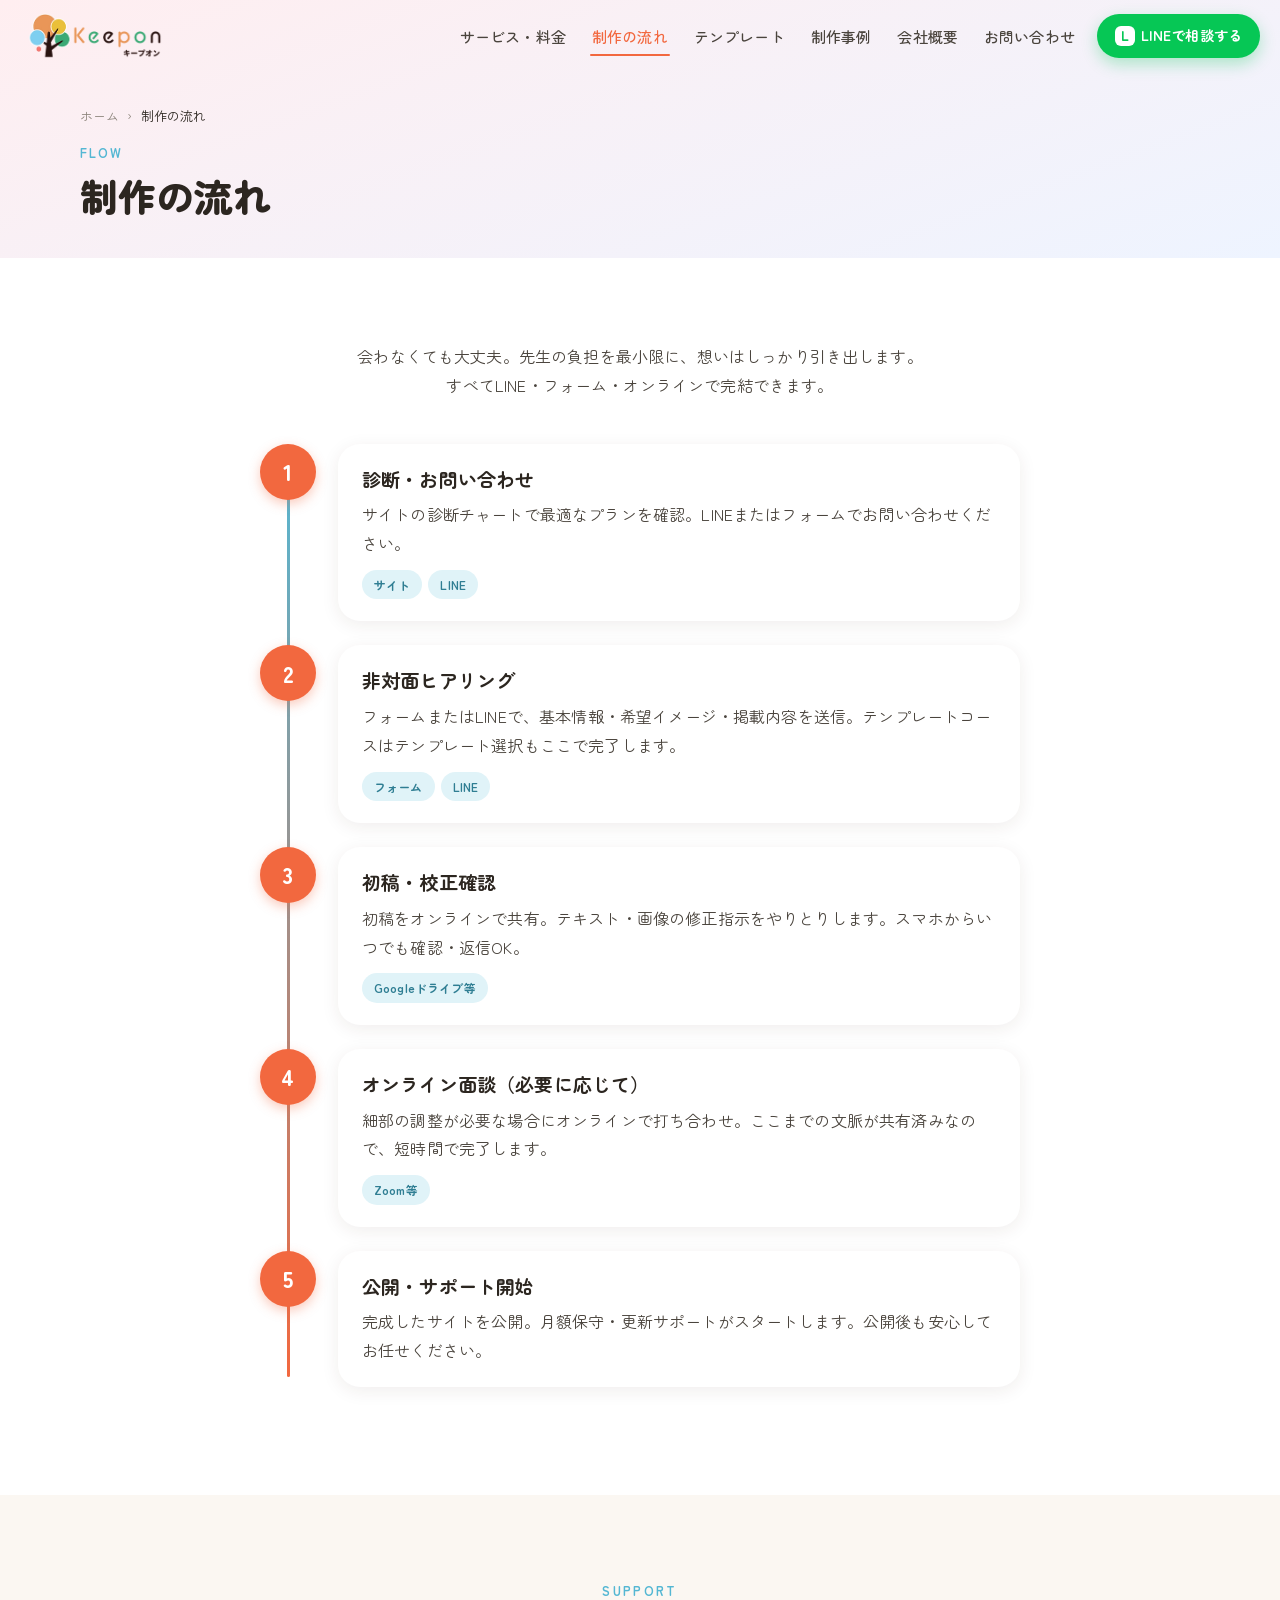
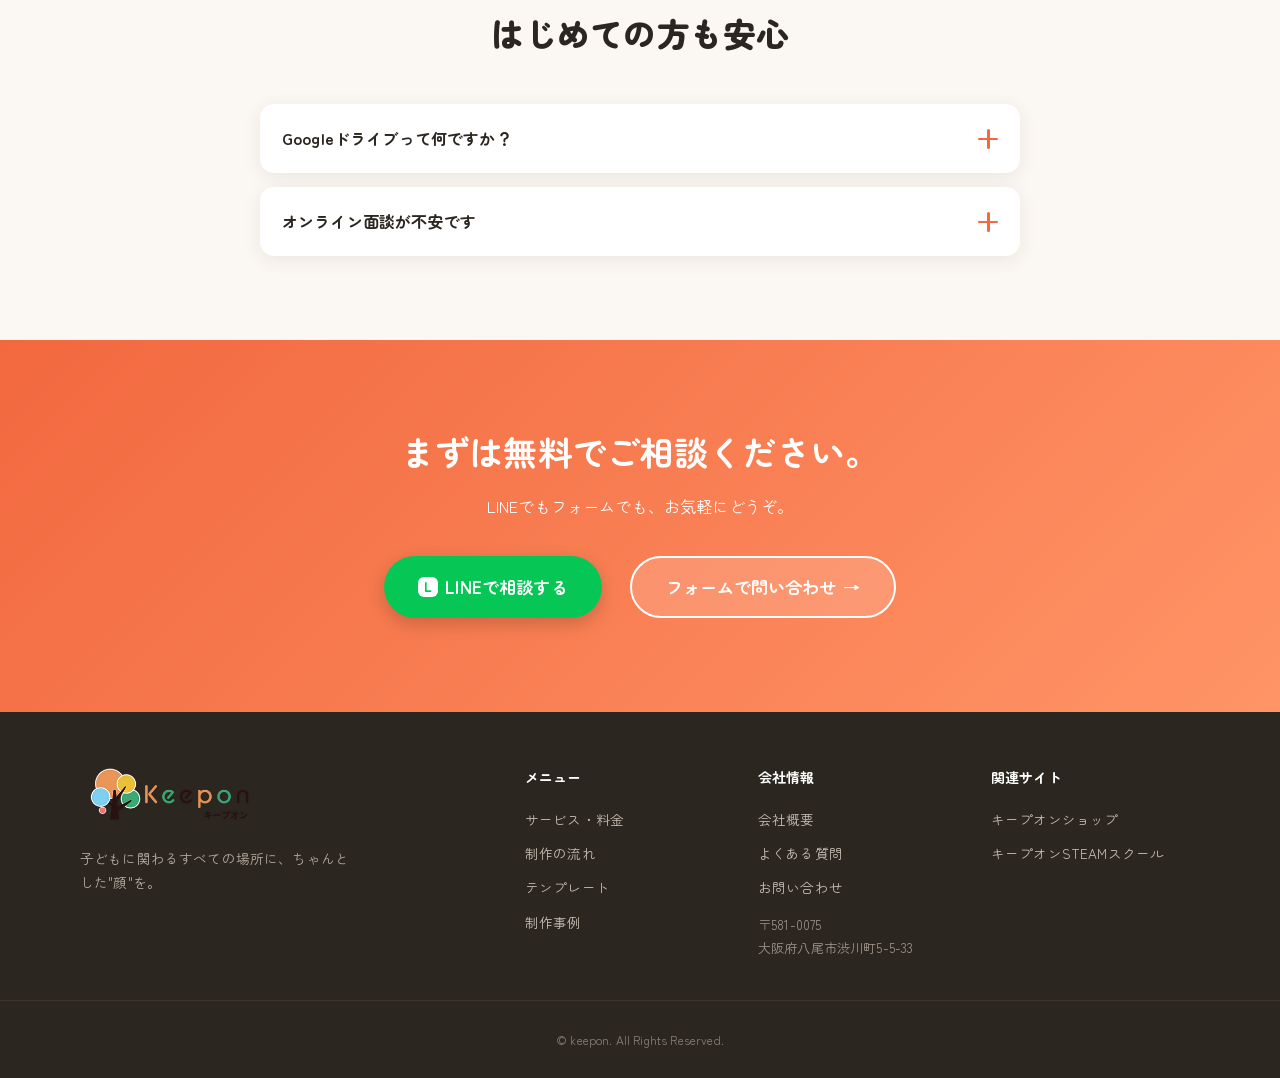
<file: flow.html>
<!DOCTYPE html>
<html lang="ja">
<head>
<meta charset="UTF-8" />
<meta name="viewport" content="width=device-width, initial-scale=1.0" />
<title>制作の流れ｜キープオン HP制作</title>
<meta name="description" content="LINEやフォームで要望を送るだけ。非対面でスムーズに進む、5ステップのかんたん制作フロー。" />
<link rel="preconnect" href="https://fonts.googleapis.com" />
<link rel="preconnect" href="https://fonts.gstatic.com" crossorigin />
<link href="https://fonts.googleapis.com/css2?family=Zen+Maru+Gothic:wght@400;500;700;900&family=M+PLUS+Rounded+1c:wght@400;500;700&display=swap" rel="stylesheet" />
<link rel="stylesheet" href="assets/css/style.css" />
</head>
<body data-page="flow" data-title="制作の流れ" data-eyebrow="FLOW">
<main>

  <section class="section">
    <div class="container">
      <p class="lead-block reveal">会わなくても大丈夫。先生の負担を最小限に、想いはしっかり引き出します。<br>すべてLINE・フォーム・オンラインで完結できます。</p>

      <div class="timeline">
        <div class="tl-item reveal"><div class="tl-num">1</div><div class="tl-body"><h3>診断・お問い合わせ</h3><p>サイトの診断チャートで最適なプランを確認。LINEまたはフォームでお問い合わせください。</p><div class="tl-tools"><span>サイト</span><span>LINE</span></div></div></div>
        <div class="tl-item reveal"><div class="tl-num">2</div><div class="tl-body"><h3>非対面ヒアリング</h3><p>フォームまたはLINEで、基本情報・希望イメージ・掲載内容を送信。テンプレートコースはテンプレート選択もここで完了します。</p><div class="tl-tools"><span>フォーム</span><span>LINE</span></div></div></div>
        <div class="tl-item reveal"><div class="tl-num">3</div><div class="tl-body"><h3>初稿・校正確認</h3><p>初稿をオンラインで共有。テキスト・画像の修正指示をやりとりします。スマホからいつでも確認・返信OK。</p><div class="tl-tools"><span>Googleドライブ等</span></div></div></div>
        <div class="tl-item reveal"><div class="tl-num">4</div><div class="tl-body"><h3>オンライン面談（必要に応じて）</h3><p>細部の調整が必要な場合にオンラインで打ち合わせ。ここまでの文脈が共有済みなので、短時間で完了します。</p><div class="tl-tools"><span>Zoom等</span></div></div></div>
        <div class="tl-item reveal"><div class="tl-num">5</div><div class="tl-body"><h3>公開・サポート開始</h3><p>完成したサイトを公開。月額保守・更新サポートがスタートします。公開後も安心してお任せください。</p></div></div>
      </div>
    </div>
  </section>

  <section class="section section--alt">
    <div class="container container--narrow">
      <header class="section__head reveal"><p class="section__eyebrow">SUPPORT</p><h2 class="section__title">はじめての方も安心</h2></header>
      <div class="faq__list">
        <details class="faq-item reveal"><summary>Googleドライブって何ですか？<span class="faq-item__icon"></span></summary><div class="faq-item__body"><p>写真やデータを安全に共有できる、無料のオンライン保管庫です。使い方はこちらから丁寧にご案内するので、はじめての方もご安心ください。リンクをタップするだけで開けます。</p></div></details>
        <details class="faq-item reveal"><summary>オンライン面談が不安です<span class="faq-item__icon"></span></summary><div class="faq-item__body"><p>面談は必須ではありません。LINEやフォームのやりとりだけで完成まで進められます。必要な場合のみ、つなぎ方からサポートします。</p></div></details>
      </div>
    </div>
  </section>

  <section class="final-cta cta-band">
    <div class="container reveal">
      <h2 class="final-cta__title">まずは無料でご相談ください。</h2>
      <p class="final-cta__sub">LINEでもフォームでも、お気軽にどうぞ。</p>
      <div class="final-cta__actions">
        <a href="#" data-line-btn class="btn btn--line btn--lg"><span class="ico-line"></span>LINEで相談する</a>
        <button class="btn btn--ghost-white btn--lg" data-open-form>フォームで問い合わせ <span class="arr">→</span></button>
      </div>
    </div>
  </section>

</main>
<script src="assets/js/config.js"></script>
<script src="assets/js/layout.js"></script>
<script src="assets/js/diagnosis.js"></script>
<script src="assets/js/main.js"></script>
</body>
</html>
</file>
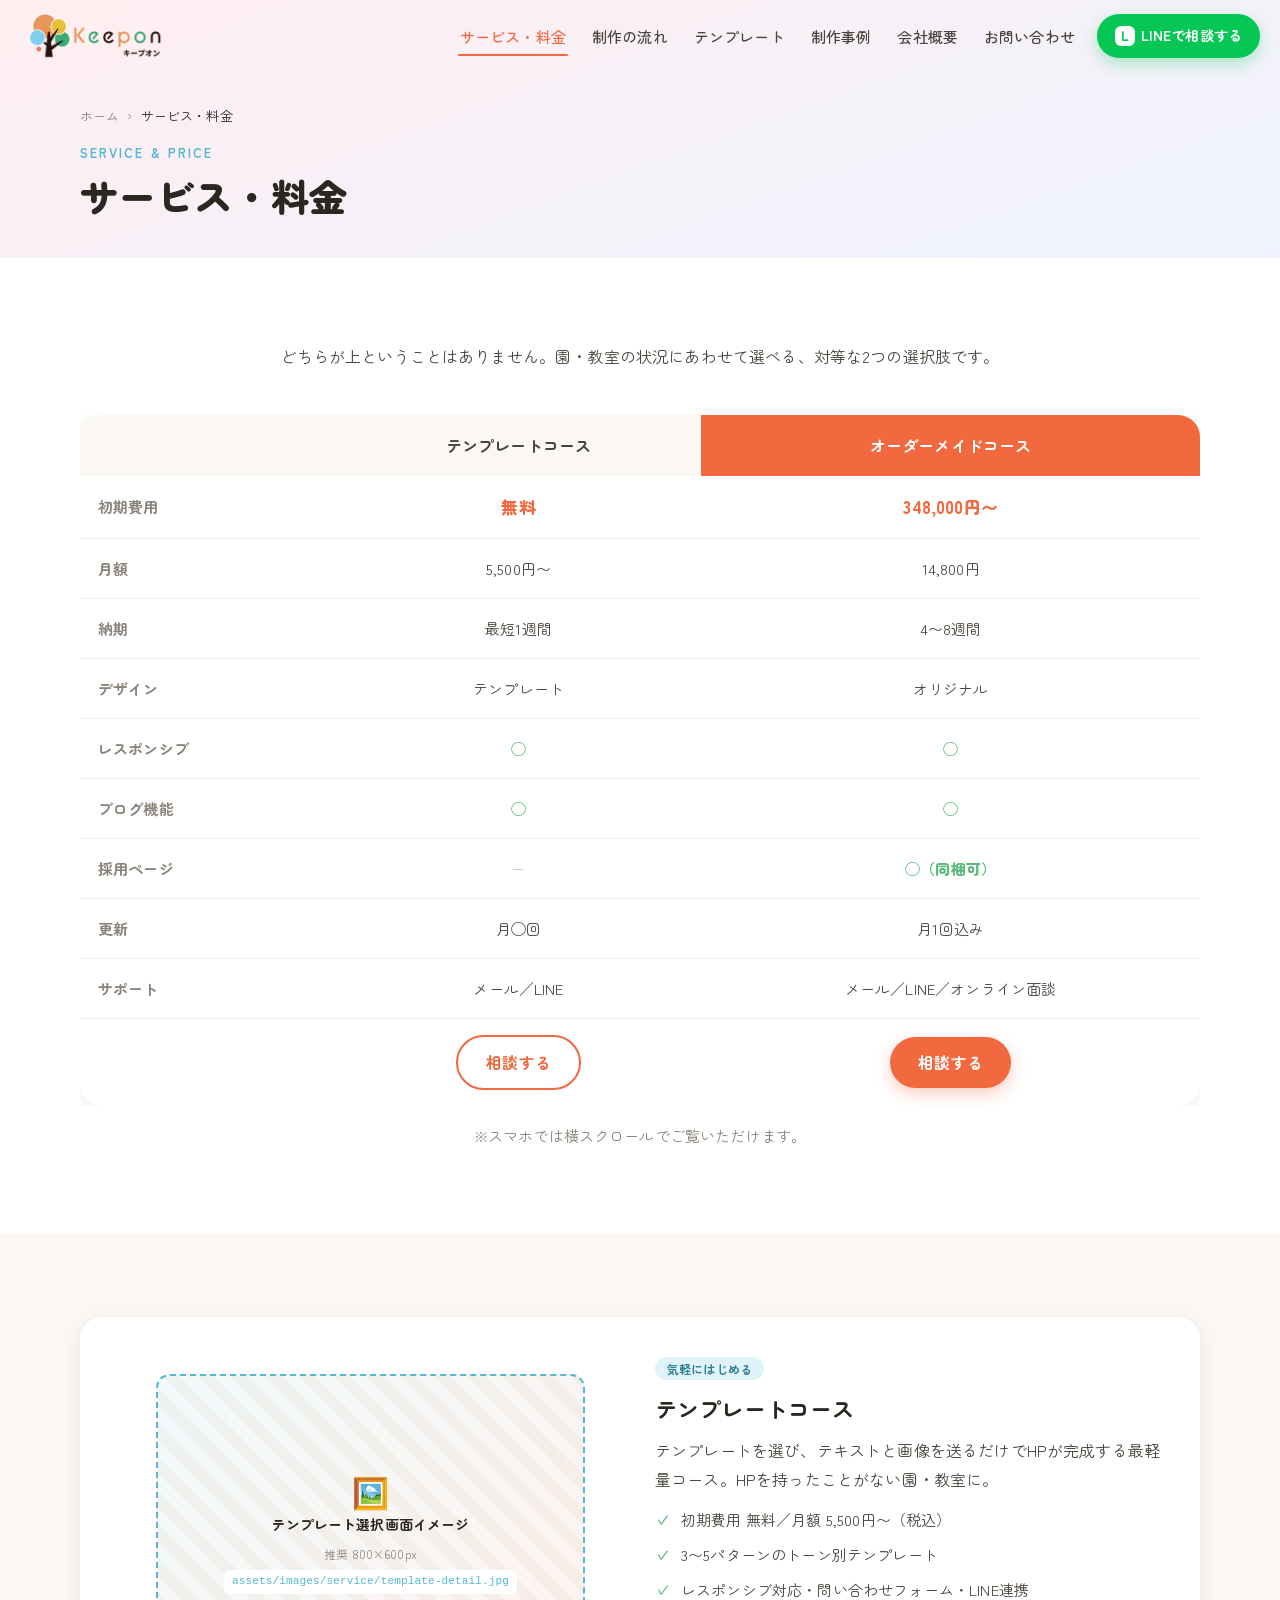
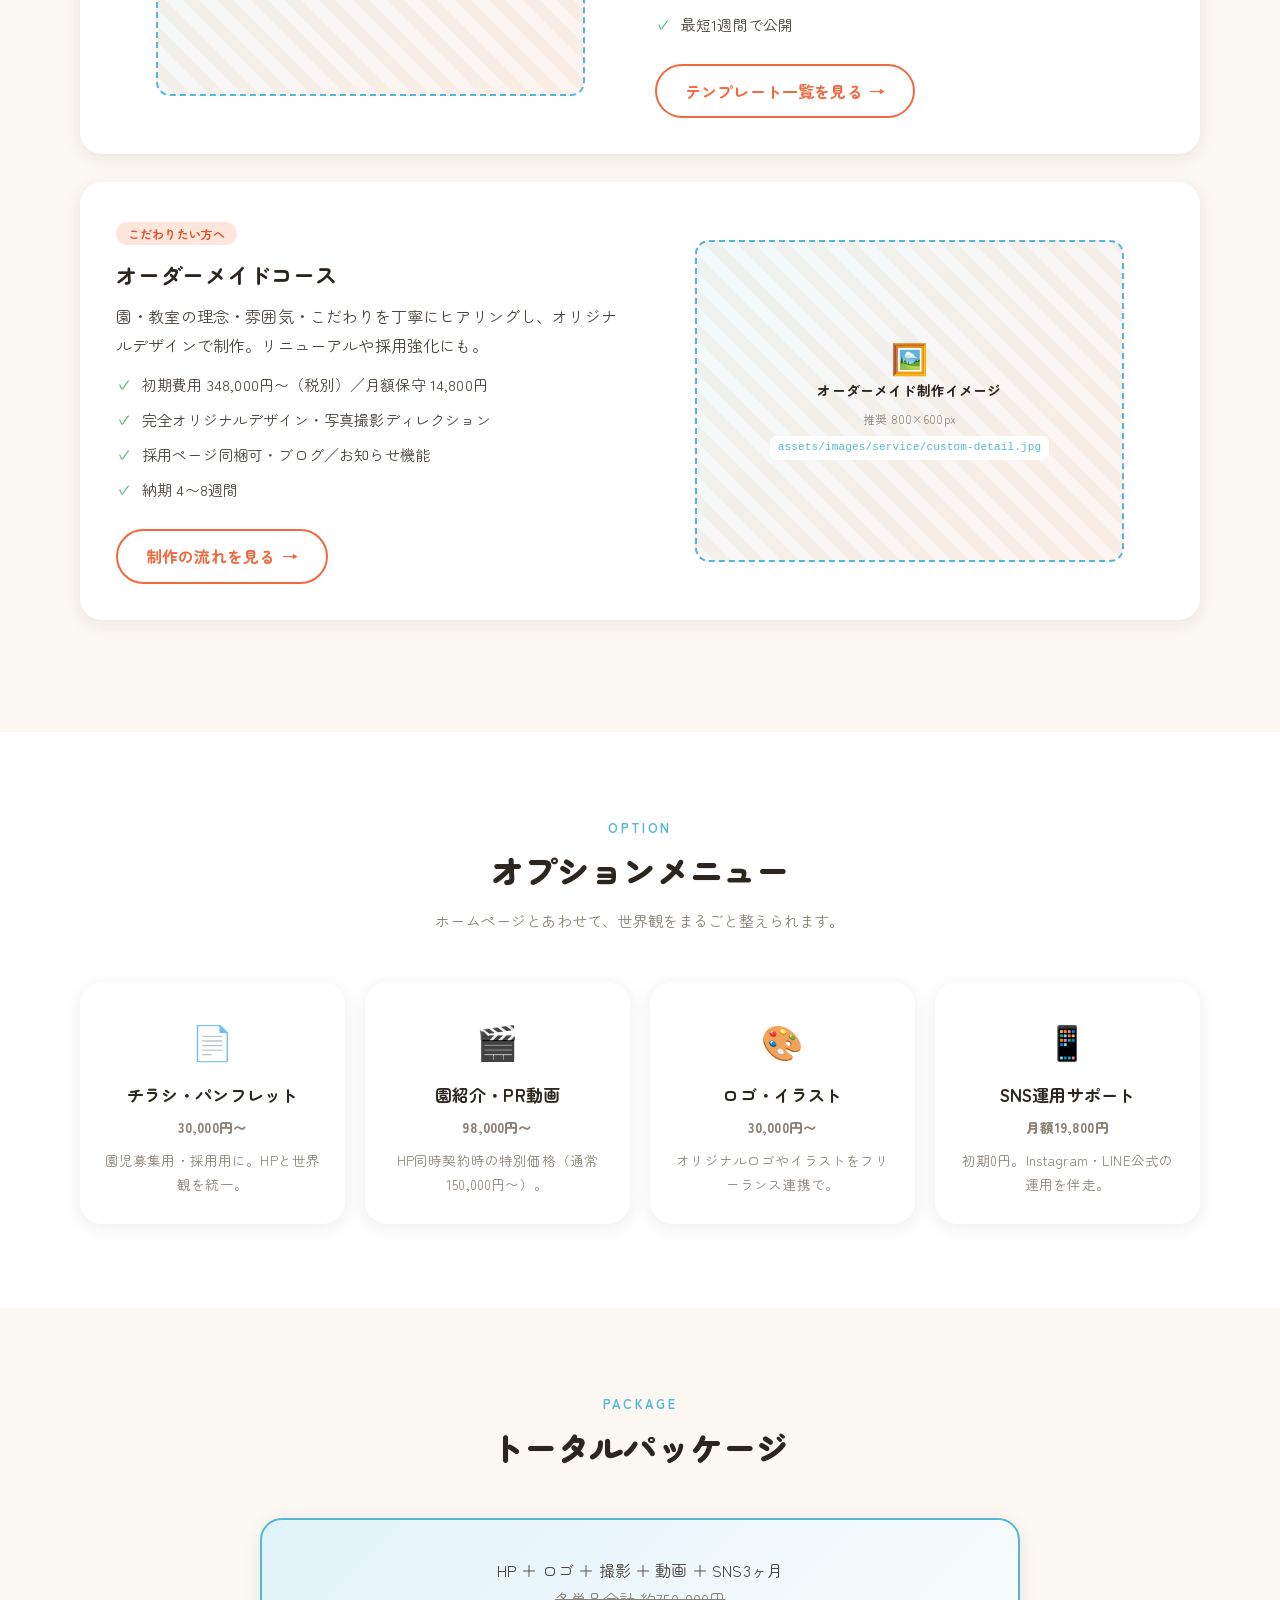
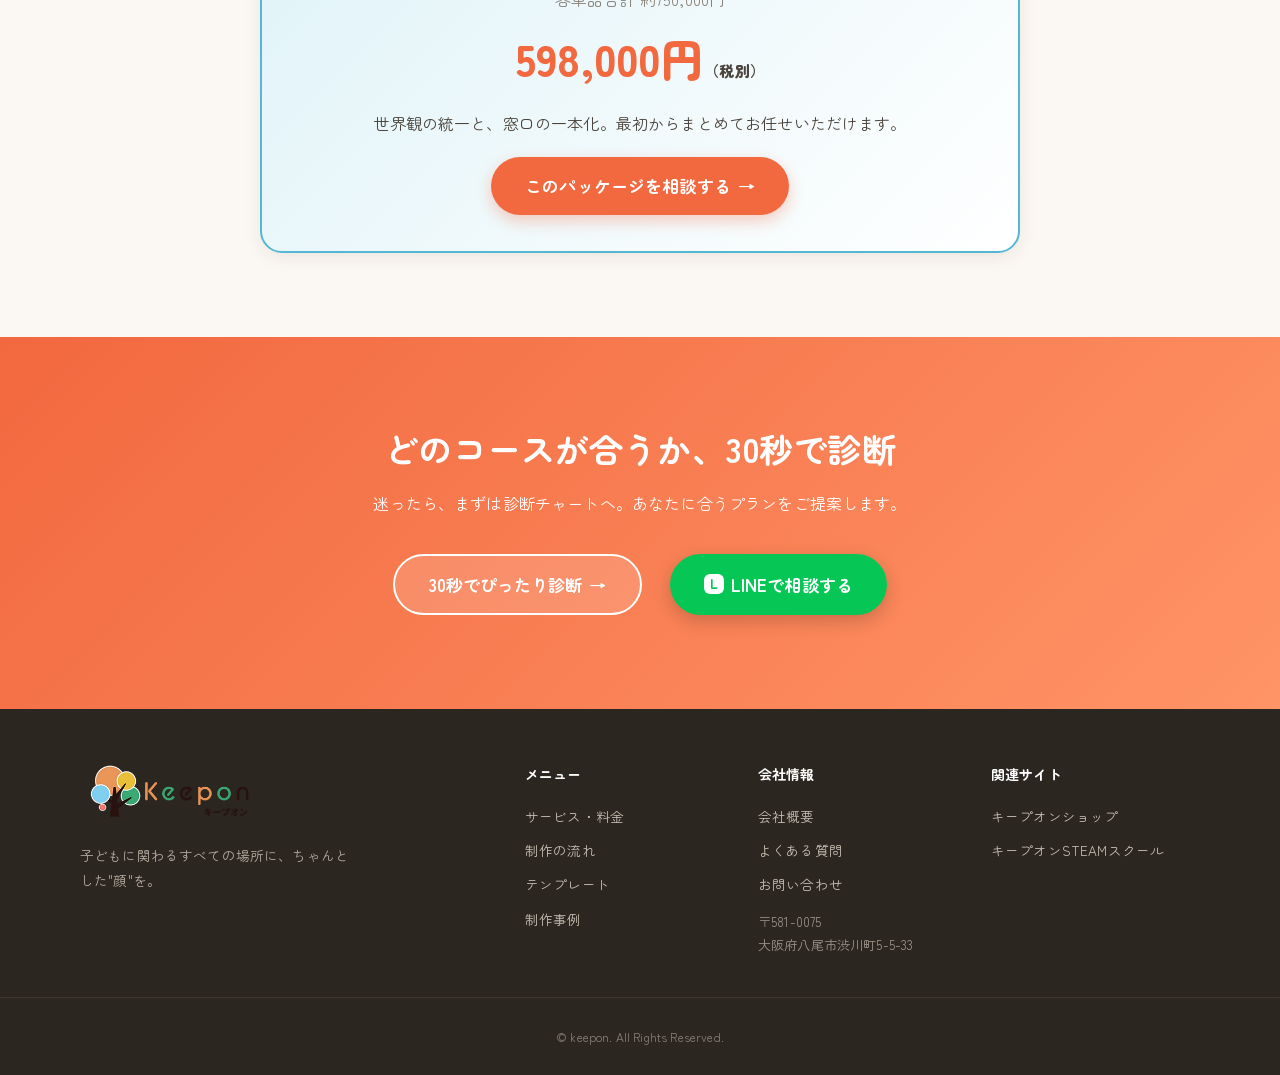
<file: service.html>
<!DOCTYPE html>
<html lang="ja">
<head>
<meta charset="UTF-8" />
<meta name="viewport" content="width=device-width, initial-scale=1.0" />
<title>サービス・料金｜キープオン HP制作</title>
<meta name="description" content="テンプレートコース（制作費無料・月額5,500円〜）とオーダーメイドコース（348,000円〜）。チラシ・動画・SNSもワンストップ対応。" />
<link rel="preconnect" href="https://fonts.googleapis.com" />
<link rel="preconnect" href="https://fonts.gstatic.com" crossorigin />
<link href="https://fonts.googleapis.com/css2?family=Zen+Maru+Gothic:wght@400;500;700;900&family=M+PLUS+Rounded+1c:wght@400;500;700&display=swap" rel="stylesheet" />
<link rel="stylesheet" href="assets/css/style.css" />
</head>
<body data-page="service" data-title="サービス・料金" data-eyebrow="SERVICE &amp; PRICE">
<main>

  <!-- 比較テーブル -->
  <section class="section">
    <div class="container">
      <p class="lead-block reveal">どちらが上ということはありません。園・教室の状況にあわせて選べる、対等な2つの選択肢です。</p>
      <div class="compare-wrap reveal">
        <table class="compare">
          <thead><tr><th></th><th>テンプレートコース</th><th class="is-accent">オーダーメイドコース</th></tr></thead>
          <tbody>
            <tr><th>初期費用</th><td class="price-em">無料</td><td class="price-em">348,000円〜</td></tr>
            <tr><th>月額</th><td>5,500円〜</td><td>14,800円</td></tr>
            <tr><th>納期</th><td>最短1週間</td><td>4〜8週間</td></tr>
            <tr><th>デザイン</th><td>テンプレート</td><td>オリジナル</td></tr>
            <tr><th>レスポンシブ</th><td class="yes">◯</td><td class="yes">◯</td></tr>
            <tr><th>ブログ機能</th><td class="yes">◯</td><td class="yes">◯</td></tr>
            <tr><th>採用ページ</th><td class="no">−</td><td class="yes">◯（同梱可）</td></tr>
            <tr><th>更新</th><td>月◯回</td><td>月1回込み</td></tr>
            <tr><th>サポート</th><td>メール／LINE</td><td>メール／LINE／オンライン面談</td></tr>
            <tr><td></td><td><a href="contact.html" class="btn btn--ghost">相談する</a></td><td><a href="contact.html" class="btn btn--primary">相談する</a></td></tr>
          </tbody>
        </table>
      </div>
      <p class="section__desc reveal" style="text-align:center">※スマホでは横スクロールでご覧いただけます。</p>
    </div>
  </section>

  <!-- テンプレートコース詳細 -->
  <section class="section section--alt">
    <div class="container">
      <div class="detail-block reveal">
        <div class="detail-grid">
          <figure class="img-ph" style="aspect-ratio:4/3">
            <!-- 画像差し替え: assets/images/service/template-detail.jpg -->
            <span class="img-ph__ico">🖼️</span><span class="img-ph__label">テンプレート選択画面イメージ</span>
            <span class="img-ph__size">推奨 800×600px</span><span class="img-ph__path">assets/images/service/template-detail.jpg</span>
          </figure>
          <div>
            <span class="chip chip--accent">気軽にはじめる</span>
            <h3 style="margin-top:12px">テンプレートコース</h3>
            <p style="margin:12px 0">テンプレートを選び、テキストと画像を送るだけでHPが完成する最軽量コース。HPを持ったことがない園・教室に。</p>
            <ul>
              <li>初期費用 無料／月額 5,500円〜（税込）</li>
              <li>3〜5パターンのトーン別テンプレート</li>
              <li>レスポンシブ対応・問い合わせフォーム・LINE連携</li>
              <li>最短1週間で公開</li>
            </ul>
            <a href="template.html" class="btn btn--ghost" style="margin-top:18px">テンプレート一覧を見る <span class="arr">→</span></a>
          </div>
        </div>
      </div>

      <div class="detail-block reveal">
        <div class="detail-grid">
          <div>
            <span class="chip">こだわりたい方へ</span>
            <h3 style="margin-top:12px">オーダーメイドコース</h3>
            <p style="margin:12px 0">園・教室の理念・雰囲気・こだわりを丁寧にヒアリングし、オリジナルデザインで制作。リニューアルや採用強化にも。</p>
            <ul>
              <li>初期費用 348,000円〜（税別）／月額保守 14,800円</li>
              <li>完全オリジナルデザイン・写真撮影ディレクション</li>
              <li>採用ページ同梱可・ブログ／お知らせ機能</li>
              <li>納期 4〜8週間</li>
            </ul>
            <a href="flow.html" class="btn btn--ghost" style="margin-top:18px">制作の流れを見る <span class="arr">→</span></a>
          </div>
          <figure class="img-ph" style="aspect-ratio:4/3">
            <!-- 画像差し替え: assets/images/service/custom-detail.jpg -->
            <span class="img-ph__ico">🖼️</span><span class="img-ph__label">オーダーメイド制作イメージ</span>
            <span class="img-ph__size">推奨 800×600px</span><span class="img-ph__path">assets/images/service/custom-detail.jpg</span>
          </figure>
        </div>
      </div>
    </div>
  </section>

  <!-- オプション -->
  <section class="section">
    <div class="container">
      <header class="section__head reveal"><p class="section__eyebrow">OPTION</p><h2 class="section__title">オプションメニュー</h2><p class="section__desc">ホームページとあわせて、世界観をまるごと整えられます。</p></header>
      <div class="opt-grid">
        <article class="opt-card reveal"><span class="opt-card__ico">📄</span><h3>チラシ・パンフレット</h3><p class="opt-card__price">30,000円〜</p><p>園児募集用・採用用に。HPと世界観を統一。</p></article>
        <article class="opt-card reveal"><span class="opt-card__ico">🎬</span><h3>園紹介・PR動画</h3><p class="opt-card__price">98,000円〜</p><p>HP同時契約時の特別価格（通常150,000円〜）。</p></article>
        <article class="opt-card reveal"><span class="opt-card__ico">🎨</span><h3>ロゴ・イラスト</h3><p class="opt-card__price">30,000円〜</p><p>オリジナルロゴやイラストをフリーランス連携で。</p></article>
        <article class="opt-card reveal"><span class="opt-card__ico">📱</span><h3>SNS運用サポート</h3><p class="opt-card__price">月額19,800円</p><p>初期0円。Instagram・LINE公式の運用を伴走。</p></article>
      </div>
    </div>
  </section>

  <!-- パッケージ -->
  <section class="section section--alt">
    <div class="container container--narrow">
      <header class="section__head reveal"><p class="section__eyebrow">PACKAGE</p><h2 class="section__title">トータルパッケージ</h2></header>
      <div class="package reveal">
        <p>HP ＋ ロゴ ＋ 撮影 ＋ 動画 ＋ SNS3ヶ月</p>
        <p class="package__strike">各単品合計 約750,000円</p>
        <p class="package__price">598,000円<small>（税別）</small></p>
        <p>世界観の統一と、窓口の一本化。最初からまとめてお任せいただけます。</p>
        <a href="contact.html" class="btn btn--primary btn--lg" style="margin-top:20px">このパッケージを相談する <span class="arr">→</span></a>
      </div>
    </div>
  </section>

  <!-- CTA -->
  <section class="final-cta cta-band">
    <div class="container reveal">
      <h2 class="final-cta__title">どのコースが合うか、30秒で診断</h2>
      <p class="final-cta__sub">迷ったら、まずは診断チャートへ。あなたに合うプランをご提案します。</p>
      <div class="final-cta__actions">
        <button class="btn btn--ghost-white btn--lg" data-open-diagnosis>30秒でぴったり診断 <span class="arr">→</span></button>
        <a href="#" data-line-btn class="btn btn--line btn--lg"><span class="ico-line"></span>LINEで相談する</a>
      </div>
    </div>
  </section>

</main>
<script src="assets/js/config.js"></script>
<script src="assets/js/layout.js"></script>
<script src="assets/js/diagnosis.js"></script>
<script src="assets/js/main.js"></script>
</body>
</html>
</file>
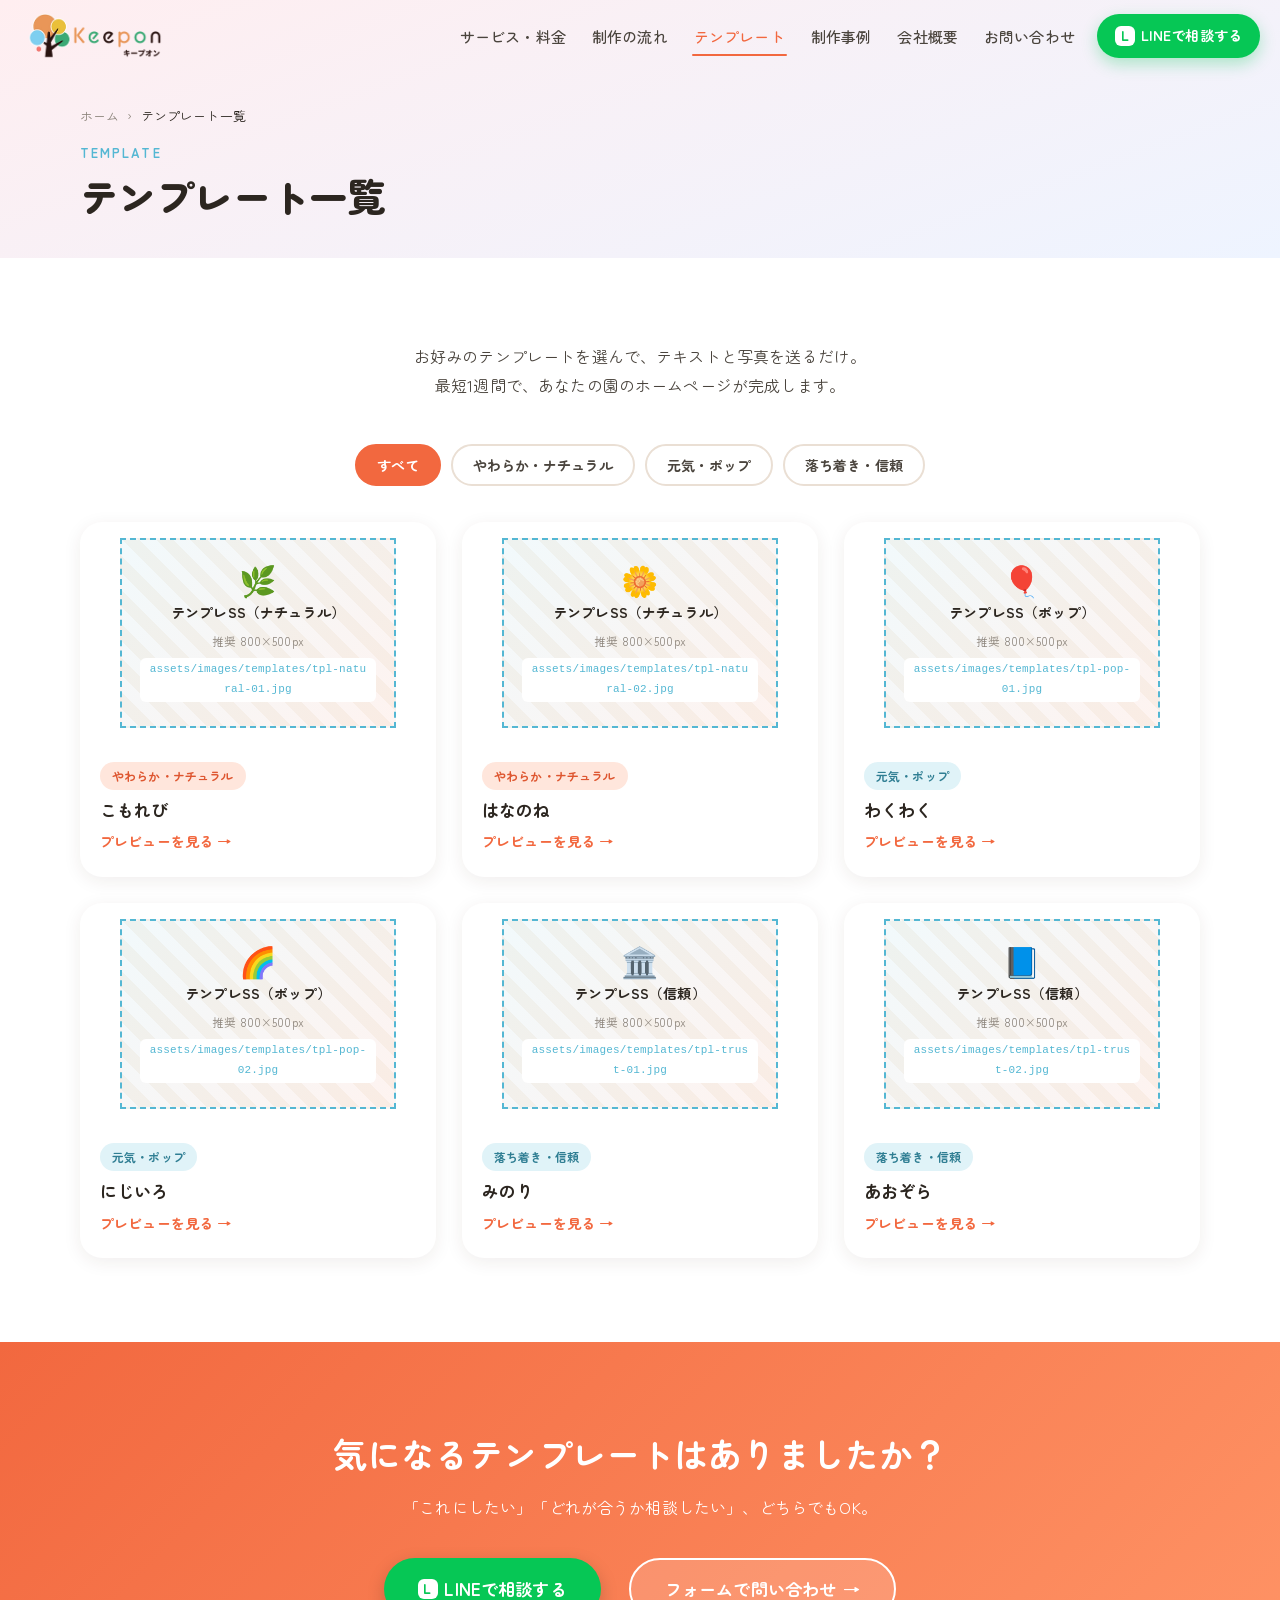
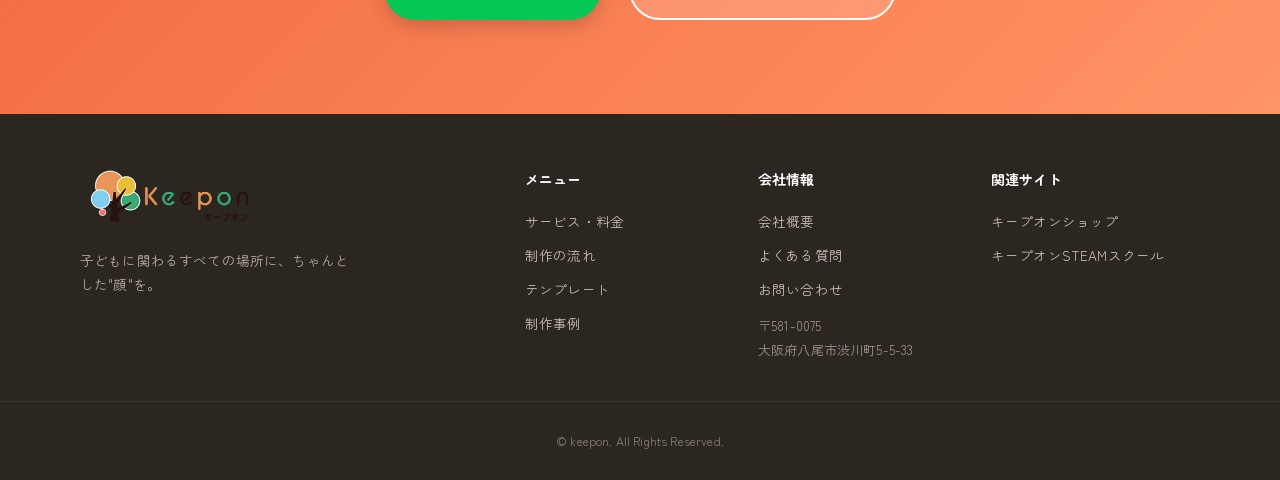
<file: template.html>
<!DOCTYPE html>
<html lang="ja">
<head>
<meta charset="UTF-8" />
<meta name="viewport" content="width=device-width, initial-scale=1.0" />
<title>テンプレート一覧｜キープオン HP制作</title>
<meta name="description" content="保育園・幼稚園・教室向けのテンプレートを複数ご用意。選ぶだけで最短1週間でホームページが完成。" />
<link rel="preconnect" href="https://fonts.googleapis.com" />
<link rel="preconnect" href="https://fonts.gstatic.com" crossorigin />
<link href="https://fonts.googleapis.com/css2?family=Zen+Maru+Gothic:wght@400;500;700;900&family=M+PLUS+Rounded+1c:wght@400;500;700&display=swap" rel="stylesheet" />
<link rel="stylesheet" href="assets/css/style.css" />
</head>
<body data-page="template" data-title="テンプレート一覧" data-eyebrow="TEMPLATE">
<main>
  <section class="section">
    <div class="container">
      <p class="lead-block reveal">お好みのテンプレートを選んで、テキストと写真を送るだけ。<br>最短1週間で、あなたの園のホームページが完成します。</p>

      <div class="filter-bar reveal" id="tplFilter">
        <button class="filter-btn is-active" data-filter="all">すべて</button>
        <button class="filter-btn" data-filter="natural">やわらか・ナチュラル</button>
        <button class="filter-btn" data-filter="pop">元気・ポップ</button>
        <button class="filter-btn" data-filter="trust">落ち着き・信頼</button>
      </div>

      <div class="card-grid" id="tplGrid">
        <article class="gcard reveal" data-cat="natural">
          <div class="gcard__thumb"><figure class="img-ph img-ph--cover"><!-- 画像差し替え: assets/images/templates/tpl-natural-01.jpg --><span class="img-ph__ico">🌿</span><span class="img-ph__label">テンプレSS（ナチュラル）</span><span class="img-ph__size">推奨 800×500px</span><span class="img-ph__path">assets/images/templates/tpl-natural-01.jpg</span></figure></div>
          <div class="gcard__body"><div class="gcard__tags"><span class="chip">やわらか・ナチュラル</span></div><h3>こもれび</h3><a href="#" class="gcard__link" target="_blank" rel="noopener">プレビューを見る →</a></div>
        </article>
        <article class="gcard reveal" data-cat="natural">
          <div class="gcard__thumb"><figure class="img-ph img-ph--cover"><!-- 画像差し替え: assets/images/templates/tpl-natural-02.jpg --><span class="img-ph__ico">🌼</span><span class="img-ph__label">テンプレSS（ナチュラル）</span><span class="img-ph__size">推奨 800×500px</span><span class="img-ph__path">assets/images/templates/tpl-natural-02.jpg</span></figure></div>
          <div class="gcard__body"><div class="gcard__tags"><span class="chip">やわらか・ナチュラル</span></div><h3>はなのね</h3><a href="#" class="gcard__link" target="_blank" rel="noopener">プレビューを見る →</a></div>
        </article>
        <article class="gcard reveal" data-cat="pop">
          <div class="gcard__thumb"><figure class="img-ph img-ph--cover"><!-- 画像差し替え: assets/images/templates/tpl-pop-01.jpg --><span class="img-ph__ico">🎈</span><span class="img-ph__label">テンプレSS（ポップ）</span><span class="img-ph__size">推奨 800×500px</span><span class="img-ph__path">assets/images/templates/tpl-pop-01.jpg</span></figure></div>
          <div class="gcard__body"><div class="gcard__tags"><span class="chip chip--accent">元気・ポップ</span></div><h3>わくわく</h3><a href="#" class="gcard__link" target="_blank" rel="noopener">プレビューを見る →</a></div>
        </article>
        <article class="gcard reveal" data-cat="pop">
          <div class="gcard__thumb"><figure class="img-ph img-ph--cover"><!-- 画像差し替え: assets/images/templates/tpl-pop-02.jpg --><span class="img-ph__ico">🌈</span><span class="img-ph__label">テンプレSS（ポップ）</span><span class="img-ph__size">推奨 800×500px</span><span class="img-ph__path">assets/images/templates/tpl-pop-02.jpg</span></figure></div>
          <div class="gcard__body"><div class="gcard__tags"><span class="chip chip--accent">元気・ポップ</span></div><h3>にじいろ</h3><a href="#" class="gcard__link" target="_blank" rel="noopener">プレビューを見る →</a></div>
        </article>
        <article class="gcard reveal" data-cat="trust">
          <div class="gcard__thumb"><figure class="img-ph img-ph--cover"><!-- 画像差し替え: assets/images/templates/tpl-trust-01.jpg --><span class="img-ph__ico">🏛️</span><span class="img-ph__label">テンプレSS（信頼）</span><span class="img-ph__size">推奨 800×500px</span><span class="img-ph__path">assets/images/templates/tpl-trust-01.jpg</span></figure></div>
          <div class="gcard__body"><div class="gcard__tags"><span class="chip chip--accent">落ち着き・信頼</span></div><h3>みのり</h3><a href="#" class="gcard__link" target="_blank" rel="noopener">プレビューを見る →</a></div>
        </article>
        <article class="gcard reveal" data-cat="trust">
          <div class="gcard__thumb"><figure class="img-ph img-ph--cover"><!-- 画像差し替え: assets/images/templates/tpl-trust-02.jpg --><span class="img-ph__ico">📘</span><span class="img-ph__label">テンプレSS（信頼）</span><span class="img-ph__size">推奨 800×500px</span><span class="img-ph__path">assets/images/templates/tpl-trust-02.jpg</span></figure></div>
          <div class="gcard__body"><div class="gcard__tags"><span class="chip chip--accent">落ち着き・信頼</span></div><h3>あおぞら</h3><a href="#" class="gcard__link" target="_blank" rel="noopener">プレビューを見る →</a></div>
        </article>
      </div>
    </div>
  </section>

  <section class="final-cta cta-band">
    <div class="container reveal">
      <h2 class="final-cta__title">気になるテンプレートはありましたか？</h2>
      <p class="final-cta__sub">「これにしたい」「どれが合うか相談したい」、どちらでもOK。</p>
      <div class="final-cta__actions">
        <a href="#" data-line-btn class="btn btn--line btn--lg"><span class="ico-line"></span>LINEで相談する</a>
        <a href="contact.html" class="btn btn--ghost-white btn--lg">フォームで問い合わせ <span class="arr">→</span></a>
      </div>
    </div>
  </section>
</main>
<script src="assets/js/config.js"></script>
<script src="assets/js/layout.js"></script>
<script src="assets/js/diagnosis.js"></script>
<script src="assets/js/main.js"></script>
<script>
/* テンプレートのカテゴリフィルタ */
(function () {
  var bar = document.getElementById("tplFilter");
  var cards = document.querySelectorAll("#tplGrid .gcard");
  bar.addEventListener("click", function (e) {
    var btn = e.target.closest(".filter-btn");
    if (!btn) return;
    bar.querySelectorAll(".filter-btn").forEach(function (b) { b.classList.remove("is-active"); });
    btn.classList.add("is-active");
    var f = btn.getAttribute("data-filter");
    cards.forEach(function (c) {
      c.style.display = (f === "all" || c.getAttribute("data-cat") === f) ? "" : "none";
    });
  });
})();
</script>
</body>
</html>
</file>
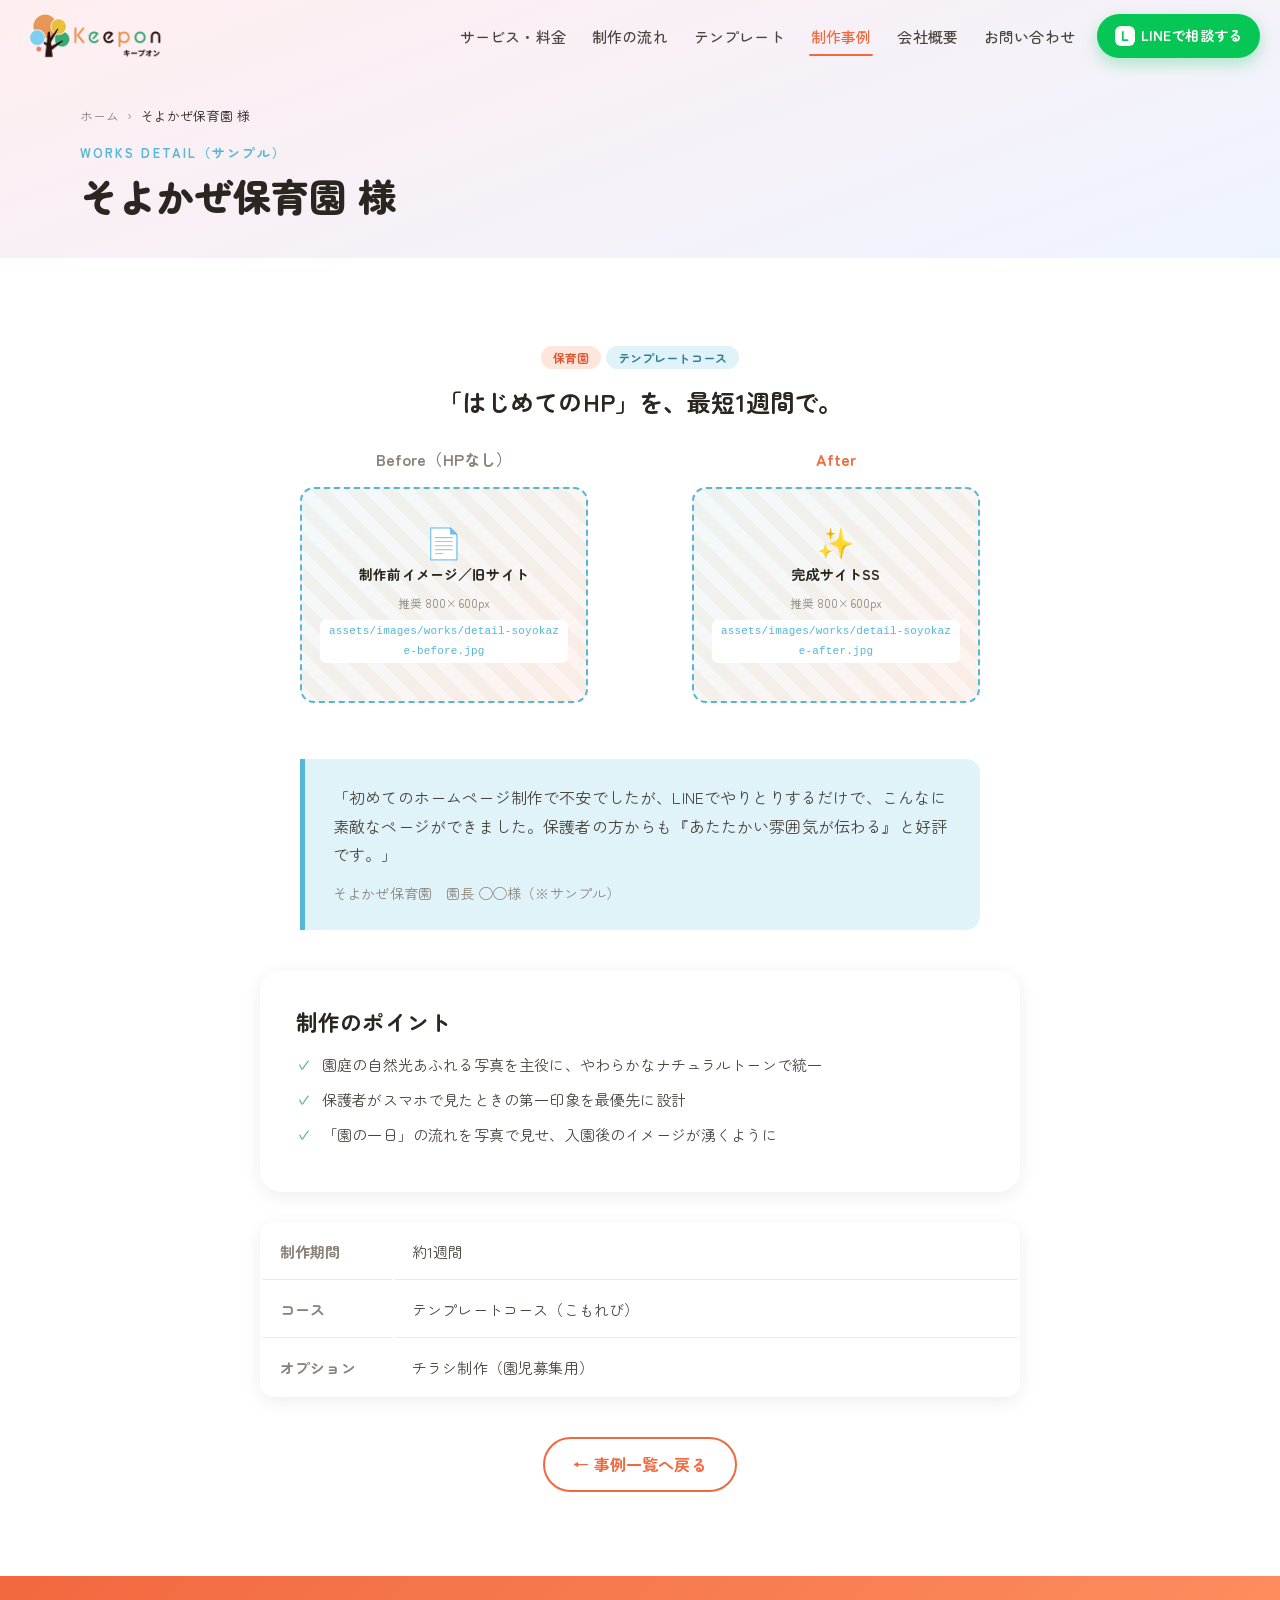
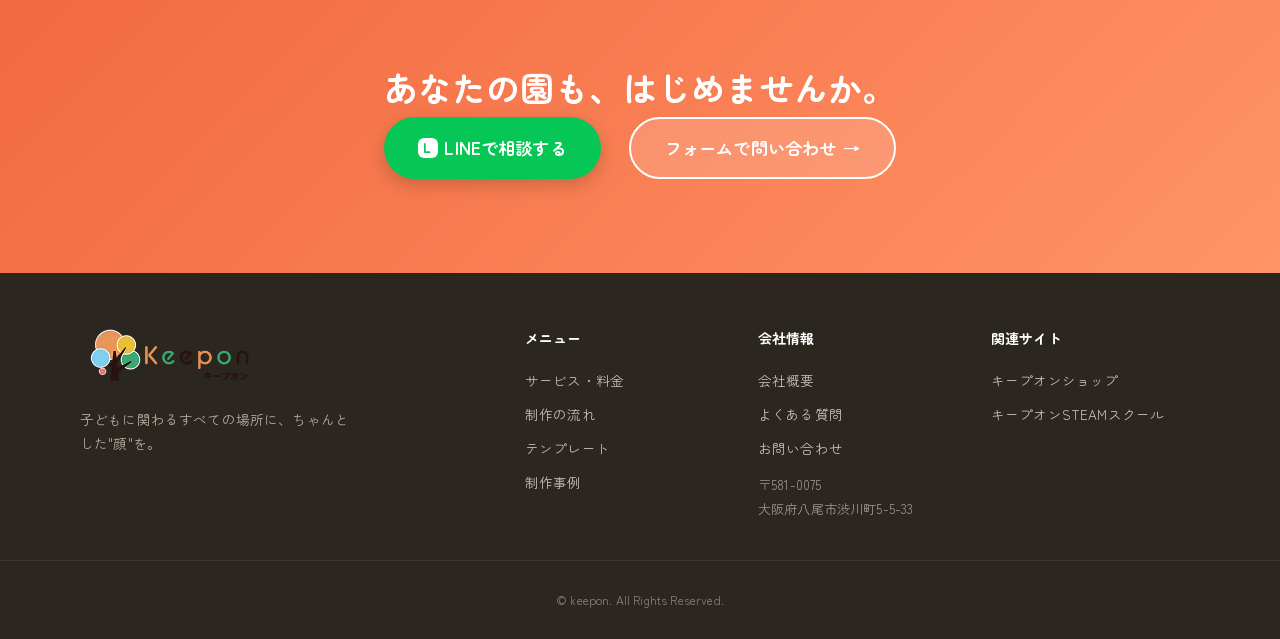
<file: works-detail.html>
<!DOCTYPE html>
<html lang="ja">
<head>
<meta charset="UTF-8" />
<meta name="viewport" content="width=device-width, initial-scale=1.0" />
<title>そよかぜ保育園 様（サンプル）｜制作事例｜キープオン HP制作</title>
<meta name="description" content="そよかぜ保育園様のホームページ制作事例（サンプル）。Before/After、お客様の声、制作のポイントをご紹介。" />
<link rel="preconnect" href="https://fonts.googleapis.com" />
<link rel="preconnect" href="https://fonts.gstatic.com" crossorigin />
<link href="https://fonts.googleapis.com/css2?family=Zen+Maru+Gothic:wght@400;500;700;900&family=M+PLUS+Rounded+1c:wght@400;500;700&display=swap" rel="stylesheet" />
<link rel="stylesheet" href="assets/css/style.css" />
</head>
<body data-page="works" data-title="そよかぜ保育園 様" data-eyebrow="WORKS DETAIL（サンプル）">
<main>
  <section class="section">
    <div class="container container--narrow">
      <div class="reveal" style="text-align:center;margin-bottom:30px">
        <span class="chip">保育園</span> <span class="chip chip--accent">テンプレートコース</span>
        <h2 style="margin-top:14px">「はじめてのHP」を、最短1週間で。</h2>
      </div>

      <!-- Before / After -->
      <div class="ba-grid reveal" style="margin-bottom:40px">
        <div class="ba-col">
          <h3 class="badge-old">Before（HPなし）</h3>
          <figure class="img-ph" style="aspect-ratio:4/3"><!-- 画像差し替え: assets/images/works/detail-soyokaze-before.jpg --><span class="img-ph__ico">📄</span><span class="img-ph__label">制作前イメージ／旧サイト</span><span class="img-ph__size">推奨 800×600px</span><span class="img-ph__path">assets/images/works/detail-soyokaze-before.jpg</span></figure>
        </div>
        <div class="ba-col">
          <h3 class="badge-new">After</h3>
          <figure class="img-ph" style="aspect-ratio:4/3"><!-- 画像差し替え: assets/images/works/detail-soyokaze-after.jpg --><span class="img-ph__ico">✨</span><span class="img-ph__label">完成サイトSS</span><span class="img-ph__size">推奨 800×600px</span><span class="img-ph__path">assets/images/works/detail-soyokaze-after.jpg</span></figure>
        </div>
      </div>

      <!-- お客様の声 -->
      <blockquote class="quote reveal" style="margin-bottom:40px">
        「初めてのホームページ制作で不安でしたが、LINEでやりとりするだけで、こんなに素敵なページができました。保護者の方からも『あたたかい雰囲気が伝わる』と好評です。」
        <cite>そよかぜ保育園　園長 ◯◯様（※サンプル）</cite>
      </blockquote>

      <!-- 制作のポイント -->
      <div class="detail-block reveal" style="margin-bottom:30px">
        <h3>制作のポイント</h3>
        <ul style="margin-top:14px">
          <li>園庭の自然光あふれる写真を主役に、やわらかなナチュラルトーンで統一</li>
          <li>保護者がスマホで見たときの第一印象を最優先に設計</li>
          <li>「園の一日」の流れを写真で見せ、入園後のイメージが湧くように</li>
        </ul>
      </div>

      <!-- サイトデータ -->
      <table class="data-table reveal" style="margin-bottom:40px">
        <tr><th>制作期間</th><td>約1週間</td></tr>
        <tr><th>コース</th><td>テンプレートコース（こもれび）</td></tr>
        <tr><th>オプション</th><td>チラシ制作（園児募集用）</td></tr>
      </table>

      <div style="text-align:center" class="reveal"><a href="works.html" class="btn btn--ghost">← 事例一覧へ戻る</a></div>
    </div>
  </section>

  <section class="final-cta cta-band">
    <div class="container reveal">
      <h2 class="final-cta__title">あなたの園も、はじめませんか。</h2>
      <div class="final-cta__actions">
        <a href="#" data-line-btn class="btn btn--line btn--lg"><span class="ico-line"></span>LINEで相談する</a>
        <a href="contact.html" class="btn btn--ghost-white btn--lg">フォームで問い合わせ <span class="arr">→</span></a>
      </div>
    </div>
  </section>
</main>
<script src="assets/js/config.js"></script>
<script src="assets/js/layout.js"></script>
<script src="assets/js/diagnosis.js"></script>
<script src="assets/js/main.js"></script>
</body>
</html>
</file>
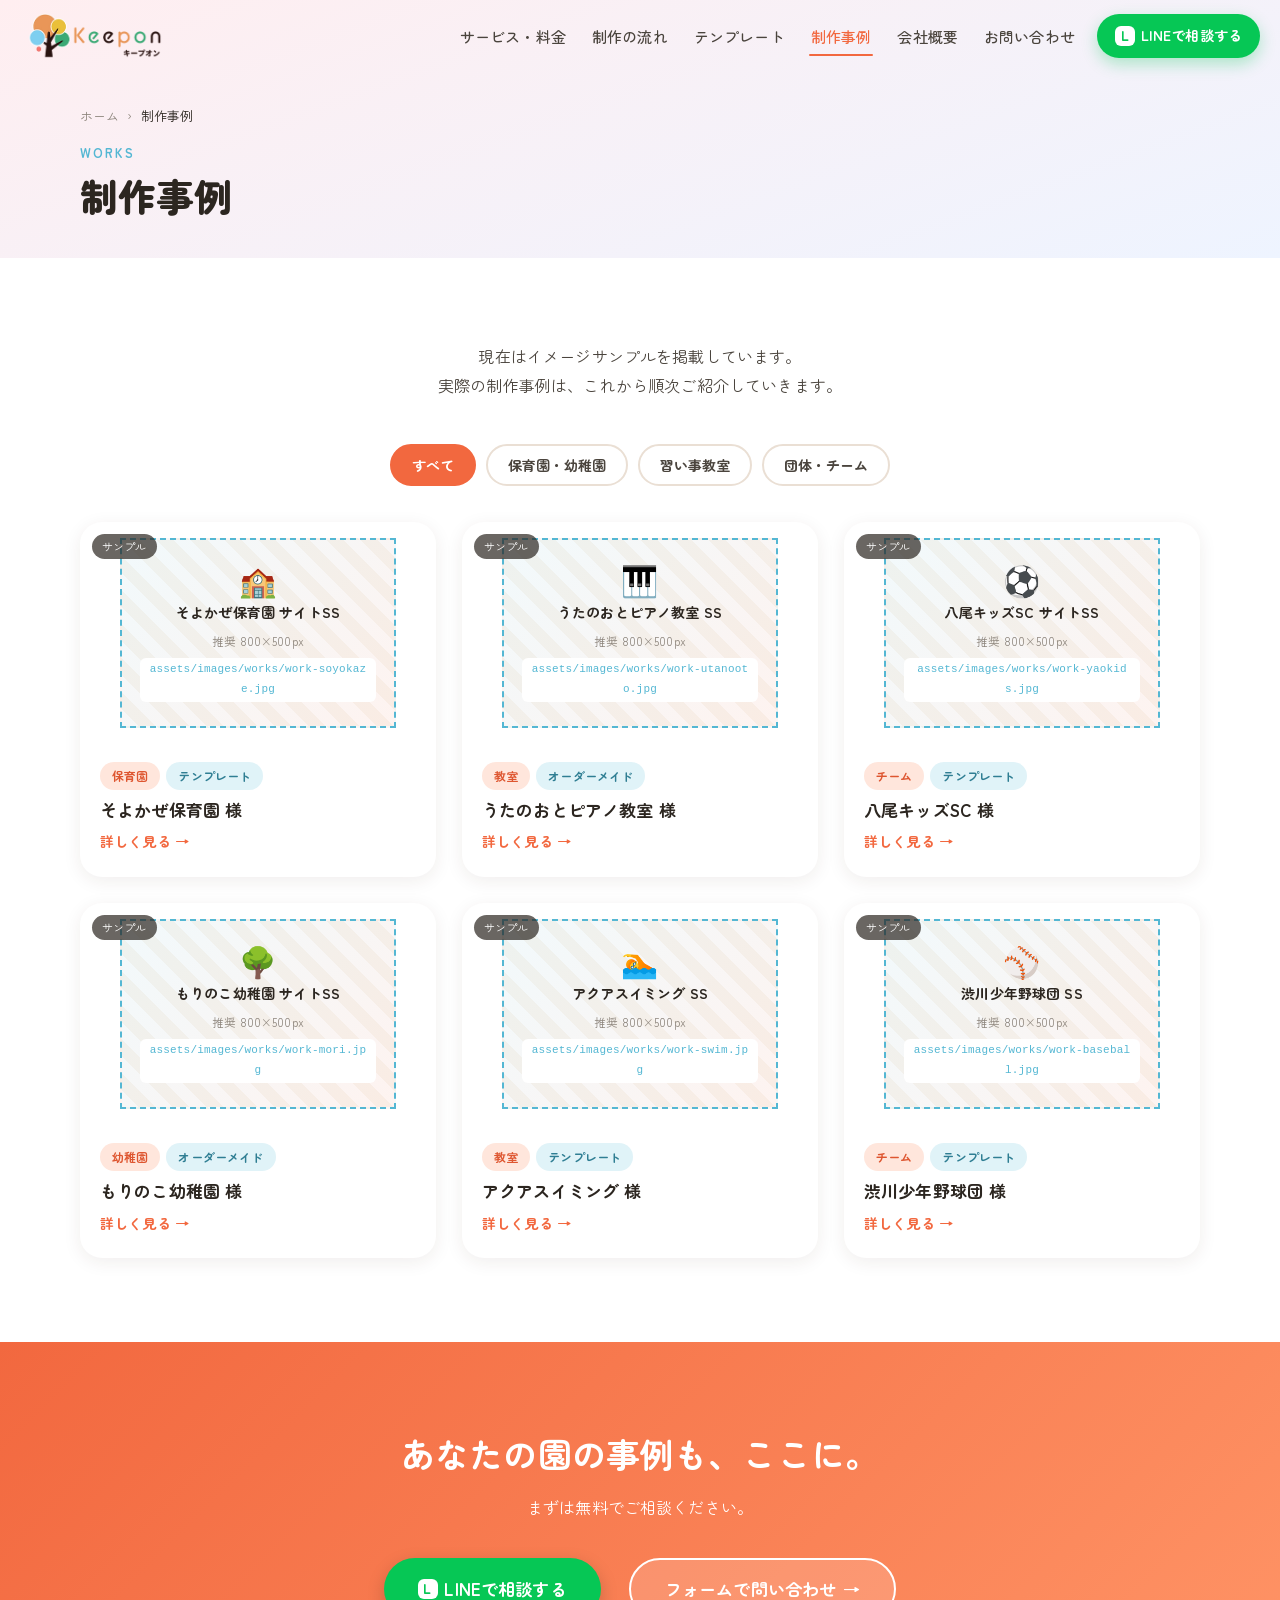
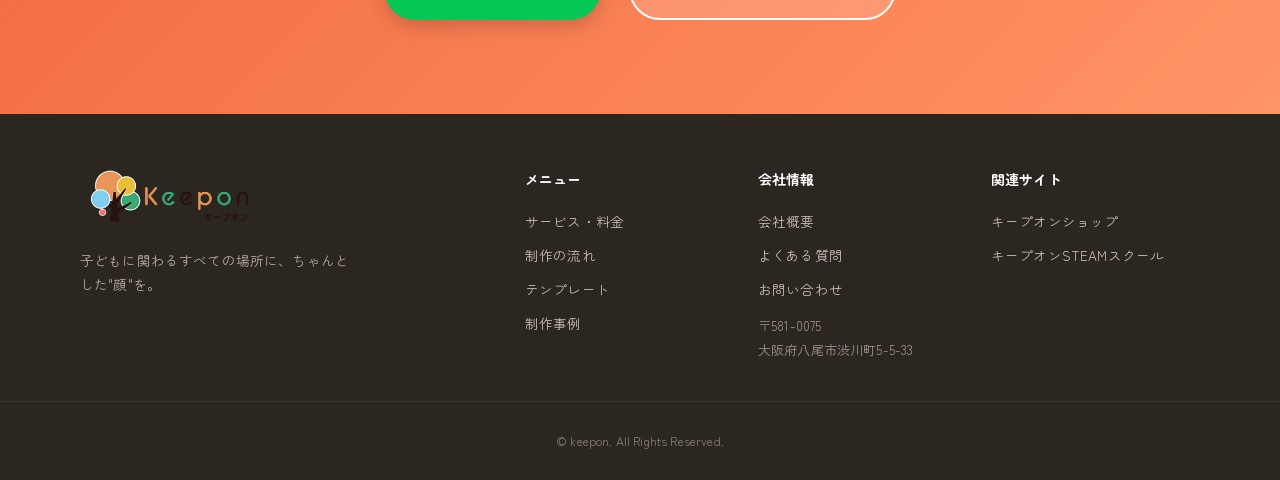
<file: works.html>
<!DOCTYPE html>
<html lang="ja">
<head>
<meta charset="UTF-8" />
<meta name="viewport" content="width=device-width, initial-scale=1.0" />
<title>制作事例｜キープオン HP制作</title>
<meta name="description" content="幼稚園・保育園・教室のホームページ制作事例をご紹介。" />
<link rel="preconnect" href="https://fonts.googleapis.com" />
<link rel="preconnect" href="https://fonts.gstatic.com" crossorigin />
<link href="https://fonts.googleapis.com/css2?family=Zen+Maru+Gothic:wght@400;500;700;900&family=M+PLUS+Rounded+1c:wght@400;500;700&display=swap" rel="stylesheet" />
<link rel="stylesheet" href="assets/css/style.css" />
</head>
<body data-page="works" data-title="制作事例" data-eyebrow="WORKS">
<main>
  <section class="section">
    <div class="container">
      <p class="lead-block reveal">現在はイメージサンプルを掲載しています。<br>実際の制作事例は、これから順次ご紹介していきます。</p>

      <div class="filter-bar reveal" id="workFilter">
        <button class="filter-btn is-active" data-filter="all">すべて</button>
        <button class="filter-btn" data-filter="hoiku">保育園・幼稚園</button>
        <button class="filter-btn" data-filter="kyoshitsu">習い事教室</button>
        <button class="filter-btn" data-filter="team">団体・チーム</button>
      </div>

      <div class="card-grid" id="workGrid">
        <a class="gcard reveal" data-cat="hoiku" href="works-detail.html">
          <div class="gcard__thumb"><span class="work-card__badge" style="position:absolute;top:12px;left:12px;z-index:2">サンプル</span><figure class="img-ph img-ph--cover"><!-- 画像差し替え: assets/images/works/work-soyokaze.jpg --><span class="img-ph__ico">🏫</span><span class="img-ph__label">そよかぜ保育園 サイトSS</span><span class="img-ph__size">推奨 800×500px</span><span class="img-ph__path">assets/images/works/work-soyokaze.jpg</span></figure></div>
          <div class="gcard__body"><div class="gcard__tags"><span class="chip">保育園</span><span class="chip chip--accent">テンプレート</span></div><h3>そよかぜ保育園 様</h3><span class="gcard__link">詳しく見る →</span></div>
        </a>
        <a class="gcard reveal" data-cat="kyoshitsu" href="works-detail.html">
          <div class="gcard__thumb"><span class="work-card__badge" style="position:absolute;top:12px;left:12px;z-index:2">サンプル</span><figure class="img-ph img-ph--cover"><!-- 画像差し替え: assets/images/works/work-utanooto.jpg --><span class="img-ph__ico">🎹</span><span class="img-ph__label">うたのおとピアノ教室 SS</span><span class="img-ph__size">推奨 800×500px</span><span class="img-ph__path">assets/images/works/work-utanooto.jpg</span></figure></div>
          <div class="gcard__body"><div class="gcard__tags"><span class="chip">教室</span><span class="chip chip--accent">オーダーメイド</span></div><h3>うたのおとピアノ教室 様</h3><span class="gcard__link">詳しく見る →</span></div>
        </a>
        <a class="gcard reveal" data-cat="team" href="works-detail.html">
          <div class="gcard__thumb"><span class="work-card__badge" style="position:absolute;top:12px;left:12px;z-index:2">サンプル</span><figure class="img-ph img-ph--cover"><!-- 画像差し替え: assets/images/works/work-yaokids.jpg --><span class="img-ph__ico">⚽</span><span class="img-ph__label">八尾キッズSC サイトSS</span><span class="img-ph__size">推奨 800×500px</span><span class="img-ph__path">assets/images/works/work-yaokids.jpg</span></figure></div>
          <div class="gcard__body"><div class="gcard__tags"><span class="chip">チーム</span><span class="chip chip--accent">テンプレート</span></div><h3>八尾キッズSC 様</h3><span class="gcard__link">詳しく見る →</span></div>
        </a>
        <a class="gcard reveal" data-cat="hoiku" href="works-detail.html">
          <div class="gcard__thumb"><span class="work-card__badge" style="position:absolute;top:12px;left:12px;z-index:2">サンプル</span><figure class="img-ph img-ph--cover"><!-- 画像差し替え: assets/images/works/work-mori.jpg --><span class="img-ph__ico">🌳</span><span class="img-ph__label">もりのこ幼稚園 サイトSS</span><span class="img-ph__size">推奨 800×500px</span><span class="img-ph__path">assets/images/works/work-mori.jpg</span></figure></div>
          <div class="gcard__body"><div class="gcard__tags"><span class="chip">幼稚園</span><span class="chip chip--accent">オーダーメイド</span></div><h3>もりのこ幼稚園 様</h3><span class="gcard__link">詳しく見る →</span></div>
        </a>
        <a class="gcard reveal" data-cat="kyoshitsu" href="works-detail.html">
          <div class="gcard__thumb"><span class="work-card__badge" style="position:absolute;top:12px;left:12px;z-index:2">サンプル</span><figure class="img-ph img-ph--cover"><!-- 画像差し替え: assets/images/works/work-swim.jpg --><span class="img-ph__ico">🏊</span><span class="img-ph__label">アクアスイミング SS</span><span class="img-ph__size">推奨 800×500px</span><span class="img-ph__path">assets/images/works/work-swim.jpg</span></figure></div>
          <div class="gcard__body"><div class="gcard__tags"><span class="chip">教室</span><span class="chip chip--accent">テンプレート</span></div><h3>アクアスイミング 様</h3><span class="gcard__link">詳しく見る →</span></div>
        </a>
        <a class="gcard reveal" data-cat="team" href="works-detail.html">
          <div class="gcard__thumb"><span class="work-card__badge" style="position:absolute;top:12px;left:12px;z-index:2">サンプル</span><figure class="img-ph img-ph--cover"><!-- 画像差し替え: assets/images/works/work-baseball.jpg --><span class="img-ph__ico">⚾</span><span class="img-ph__label">渋川少年野球団 SS</span><span class="img-ph__size">推奨 800×500px</span><span class="img-ph__path">assets/images/works/work-baseball.jpg</span></figure></div>
          <div class="gcard__body"><div class="gcard__tags"><span class="chip">チーム</span><span class="chip chip--accent">テンプレート</span></div><h3>渋川少年野球団 様</h3><span class="gcard__link">詳しく見る →</span></div>
        </a>
      </div>
    </div>
  </section>

  <section class="final-cta cta-band">
    <div class="container reveal">
      <h2 class="final-cta__title">あなたの園の事例も、ここに。</h2>
      <p class="final-cta__sub">まずは無料でご相談ください。</p>
      <div class="final-cta__actions">
        <a href="#" data-line-btn class="btn btn--line btn--lg"><span class="ico-line"></span>LINEで相談する</a>
        <a href="contact.html" class="btn btn--ghost-white btn--lg">フォームで問い合わせ <span class="arr">→</span></a>
      </div>
    </div>
  </section>
</main>
<script src="assets/js/config.js"></script>
<script src="assets/js/layout.js"></script>
<script src="assets/js/diagnosis.js"></script>
<script src="assets/js/main.js"></script>
<script>
(function () {
  var bar = document.getElementById("workFilter");
  var cards = document.querySelectorAll("#workGrid .gcard");
  bar.addEventListener("click", function (e) {
    var btn = e.target.closest(".filter-btn");
    if (!btn) return;
    bar.querySelectorAll(".filter-btn").forEach(function (b) { b.classList.remove("is-active"); });
    btn.classList.add("is-active");
    var f = btn.getAttribute("data-filter");
    cards.forEach(function (c) { c.style.display = (f === "all" || c.getAttribute("data-cat") === f) ? "" : "none"; });
  });
})();
</script>
</body>
</html>
</file>
<file: assets/css/style.css>
/* =========================================================
   キープオン HP制作サービス — スタイルシート
   ========================================================= */

:root {
  /* Brand palette */
  --c-primary: #F2683F;        /* coral */
  --c-primary-dark: #DE5630;
  --c-primary-soft: #FFE6DC;
  --c-accent: #54B7D3;         /* sky */
  --c-accent-soft: #E0F3F8;
  --c-sub: #FFC861;            /* egg yellow */
  --c-success: #5BB97A;        /* green */
  --c-line: #06C755;           /* LINE green */

  /* Backgrounds */
  --bg: #ffffff;
  --bg-alt: #FBF7F2;           /* warm cream */
  --bg-pink: #FFEEF0;
  --bg-blue: #EEF4FF;
  --bg-cream: #FFF8EE;

  /* Text */
  --t-head: #2c2620;
  --t-body: #4a443d;
  --t-mute: #8b837a;

  --radius: 14px;
  --radius-lg: 22px;
  --shadow: 0 4px 18px rgba(60, 40, 20, 0.08);
  --shadow-hi: 0 10px 30px rgba(60, 40, 20, 0.14);
  --container: 1120px;

  --font-round: "Zen Maru Gothic", "M PLUS Rounded 1c", system-ui, sans-serif;
}

/* ---------- Reset ---------- */
*, *::before, *::after { box-sizing: border-box; }
html { scroll-behavior: smooth; -webkit-text-size-adjust: 100%; }
body {
  margin: 0;
  font-family: var(--font-round);
  color: var(--t-body);
  background: var(--bg);
  line-height: 1.8;
  font-size: 16px;
  letter-spacing: .01em;
  -webkit-font-smoothing: antialiased;
}
img, svg { max-width: 100%; display: block; }
a { color: inherit; text-decoration: none; }
h1, h2, h3, h4 { color: var(--t-head); line-height: 1.4; margin: 0; }
p { margin: 0; }
ul, ol { margin: 0; padding: 0; list-style: none; }
button { font-family: inherit; cursor: pointer; border: none; background: none; }

.sr-only { position: absolute; width: 1px; height: 1px; padding: 0; margin: -1px; overflow: hidden; clip: rect(0 0 0 0); white-space: nowrap; }
.sp-only { display: none; }

.container { width: min(100% - 40px, var(--container)); margin-inline: auto; }
.container--narrow { width: min(100% - 40px, 760px); }
.hl { color: var(--c-primary); }

/* ---------- Buttons ---------- */
.btn {
  display: inline-flex; align-items: center; justify-content: center; gap: .4em;
  font-family: inherit; font-weight: 700; font-size: 16px;
  padding: 14px 28px; border-radius: 999px; min-height: 48px;
  transition: transform .18s ease, box-shadow .18s ease, background-color .18s ease;
  text-align: center; line-height: 1.4;
}
.btn .arr { transition: transform .2s ease; }
.btn:hover .arr { transform: translateX(3px); }
.btn--lg { font-size: 17px; padding: 17px 34px; min-height: 56px; }
.btn--block { display: flex; width: 100%; }

.btn--primary { background: var(--c-primary); color: #fff; box-shadow: 0 6px 16px rgba(242,104,63,.32); }
.btn--primary:hover { background: var(--c-primary-dark); transform: translateY(-2px); box-shadow: 0 10px 22px rgba(242,104,63,.4); }

.btn--ghost { background: #fff; color: var(--c-primary); border: 2px solid var(--c-primary); }
.btn--ghost:hover { background: var(--c-primary-soft); transform: translateY(-2px); }

.btn--ghost-white { background: rgba(255,255,255,.15); color: #fff; border: 2px solid #fff; }
.btn--ghost-white:hover { background: #fff; color: var(--c-primary); transform: translateY(-2px); }

.btn--line { background: var(--c-line); color: #fff; box-shadow: 0 6px 16px rgba(6,199,85,.3); }
.btn--line:hover { background: #05a948; transform: translateY(-2px); }
.ico-line { width: 20px; height: 20px; border-radius: 6px; background: #fff; position: relative; display: inline-block; }
.ico-line::after { content: "L"; position: absolute; inset: 0; display: grid; place-items: center; color: var(--c-line); font-weight: 900; font-size: 13px; }

/* ---------- Header ---------- */
.header {
  position: fixed; top: 0; left: 0; right: 0; z-index: 100;
  transition: background-color .3s ease, box-shadow .3s ease;
}
.header.is-scrolled { background: rgba(255,255,255,.88); backdrop-filter: blur(10px); box-shadow: 0 2px 14px rgba(60,40,20,.07); }
.header__inner { display: flex; align-items: center; gap: 20px; width: min(100% - 40px, 1240px); margin-inline: auto; height: 72px; }
.logo { display: inline-flex; align-items: center; gap: 9px; font-weight: 900; }
.logo__image { display: block; width: 150px; max-width: 100%; height: auto; object-fit: contain; }
.logo__mark { display: grid; place-items: center; filter: drop-shadow(0 3px 6px rgba(242,104,63,.3)); }
.logo__text { font-size: 19px; color: var(--t-head); line-height: 1.1; display: flex; flex-direction: column; }
.logo__text small { font-size: 10px; color: var(--c-primary); font-weight: 700; letter-spacing: .15em; }
.nav { display: flex; gap: 22px; margin-left: auto; font-weight: 500; font-size: 15px; }
.nav a { position: relative; padding: 4px 2px; color: var(--t-body); }
.nav a::after { content: ""; position: absolute; left: 0; bottom: -2px; width: 0; height: 2px; background: var(--c-primary); border-radius: 2px; transition: width .25s ease; }
.nav a:hover { color: var(--c-primary); }
.nav a:hover::after { width: 100%; }
.header__cta { padding: 10px 18px; min-height: 44px; font-size: 14px; }
.hamburger { display: none; flex-direction: column; gap: 5px; width: 44px; height: 44px; align-items: center; justify-content: center; }
.hamburger span { width: 24px; height: 2.5px; background: var(--t-head); border-radius: 2px; transition: transform .3s ease, opacity .3s ease; }
.hamburger.is-open span:nth-child(1) { transform: translateY(7.5px) rotate(45deg); }
.hamburger.is-open span:nth-child(2) { opacity: 0; }
.hamburger.is-open span:nth-child(3) { transform: translateY(-7.5px) rotate(-45deg); }

/* ---------- Hero ---------- */
.hero { position: relative; padding: 132px 0 90px; overflow: hidden; background: linear-gradient(160deg, var(--bg-pink) 0%, var(--bg-blue) 52%, var(--bg-cream) 100%); }
.hero__bg { position: absolute; inset: 0; pointer-events: none; }
.blob { position: absolute; border-radius: 50%; filter: blur(8px); opacity: .55; }
.blob--1 { width: 340px; height: 340px; background: #FFD9C7; top: -80px; right: -60px; }
.blob--2 { width: 260px; height: 260px; background: #CDEBF5; bottom: -60px; left: -40px; }
.blob--3 { width: 180px; height: 180px; background: #FFE9B0; top: 40%; left: 46%; opacity: .4; }
.hero__inner { position: relative; }
.hero__copy { margin-inline: auto; text-align: center; }
.hero__image-wrap { width: min(1400px, calc(100vw - 32px)); margin: 0 50%; transform: translateX(-50%); }
.hero__image { display: block; width: 100%; height: auto; object-fit: contain; }
.hero__eyebrow { color: var(--c-primary); font-weight: 700; font-size: 15px; letter-spacing: .08em; margin-bottom: 12px; }
.hero__title { font-size: clamp(28px, 4.4vw, 46px); font-weight: 900; letter-spacing: .01em; }
.hero__title .hl { background: linear-gradient(transparent 62%, #FFD79E 62%); }
.hero__lead { margin: 22px 0 30px; font-size: 16px; color: var(--t-body); }
.hero__cta { display: flex; flex-wrap: wrap; justify-content: center; gap: 14px; }
.hero__note { margin-top: 18px; font-size: 13px; color: var(--t-mute); }

/* Hero visual / mockups */
.hero__visual { position: relative; min-height: 380px; }
.mock { position: absolute; background: #fff; box-shadow: var(--shadow-hi); }
.mock__screen { background: linear-gradient(155deg, #fff, #fdf6f1); overflow: hidden; }
.mock--laptop { width: 78%; border-radius: 14px; padding: 8px; top: 24px; left: 0; }
.mock--laptop .mock__bar { display: flex; gap: 5px; padding: 4px 6px 8px; }
.mock--laptop .mock__bar i { width: 8px; height: 8px; border-radius: 50%; background: #ffd3c4; }
.mock--laptop .mock__screen { border-radius: 8px; padding: 12px; }
.mock--phone { width: 27%; border-radius: 20px; padding: 8px; bottom: 0; right: 4%; z-index: 3; }
.mock--phone .mock__notch { width: 36%; height: 6px; background: #ffd3c4; border-radius: 0 0 8px 8px; margin: 0 auto 6px; }
.mock--phone .mock__screen { border-radius: 12px; padding: 10px; }
.mock--flyer { width: 30%; border-radius: 10px; padding: 12px; top: 0; right: 0; z-index: 2; transform: rotate(6deg); }
.ms-hero { height: 46px; border-radius: 6px; background: linear-gradient(120deg, var(--c-accent-soft), var(--c-primary-soft)); margin-bottom: 10px; }
.ms-hero.sm { height: 38px; }
.ms-row { display: flex; gap: 6px; margin-bottom: 10px; }
.ms-row span { flex: 1; height: 26px; border-radius: 5px; background: #f1e6dd; }
.ms-line { height: 7px; border-radius: 4px; background: #ece1d7; margin-bottom: 7px; }
.ms-line.short { width: 60%; }
.ms-btn { height: 22px; width: 70%; border-radius: 999px; background: var(--c-primary); margin-top: 10px; }
.fl-title { height: 14px; width: 70%; border-radius: 4px; background: var(--c-sub); margin-bottom: 8px; }
.fl-img { height: 50px; border-radius: 6px; background: linear-gradient(120deg, #ffe1b0, #ffd0c0); margin-bottom: 10px; }
.float-emoji { position: absolute; font-size: 26px; animation: floaty 4s ease-in-out infinite; }
.fe-1 { top: -6px; left: -4px; }
.fe-2 { bottom: 10px; left: 8%; animation-delay: 1.2s; }
.fe-3 { top: 38%; right: -8px; animation-delay: .6s; }
@keyframes floaty { 0%,100% { transform: translateY(0) rotate(-4deg); } 50% { transform: translateY(-10px) rotate(4deg); } }

.wave-divider { position: absolute; left: 0; right: 0; bottom: -1px; line-height: 0; }
.wave-divider svg { width: 100%; height: 70px; }

/* ---------- Section base ---------- */
.section { padding: 84px 0; }
.section--alt { background: var(--bg-alt); }
.section__head { text-align: center; margin-bottom: 48px; }
.section__eyebrow { color: var(--c-accent); font-weight: 700; letter-spacing: .18em; font-size: 13px; margin-bottom: 8px; }
.section__title { font-size: clamp(24px, 3.2vw, 33px); font-weight: 900; }
.section__desc { margin-top: 14px; color: var(--t-mute); font-size: 15px; }

/* ---------- Diag CTA ---------- */
.diag-cta { padding: 70px 0; background: var(--bg); }
.diag-cta__card {
  text-align: center; background: linear-gradient(135deg, #fff, var(--c-accent-soft));
  border: 2px dashed var(--c-accent); border-radius: var(--radius-lg);
  padding: 48px 28px; box-shadow: var(--shadow);
}
.diag-cta__icon { font-size: 42px; display: block; }
.diag-cta__title { font-size: clamp(22px, 3vw, 30px); margin: 10px 0 12px; }
.diag-cta__sub { color: var(--t-body); margin-bottom: 26px; }

/* ---------- Features ---------- */
.features__grid { display: grid; grid-template-columns: repeat(3, 1fr); gap: 26px; }
.feature-card { background: #fff; border-radius: var(--radius-lg); padding: 38px 26px; text-align: center; box-shadow: var(--shadow); transition: transform .2s ease, box-shadow .2s ease; }
.feature-card:hover { transform: translateY(-6px); box-shadow: var(--shadow-hi); }
.feature-card__ico { display: inline-grid; place-items: center; width: 76px; height: 76px; border-radius: 50%; background: var(--c-primary-soft); font-size: 34px; margin-bottom: 18px; }
.feature-card h3 { font-size: 19px; margin-bottom: 12px; }
.feature-card p { font-size: 14.5px; color: var(--t-body); }

/* ---------- Courses ---------- */
.courses__grid { display: grid; grid-template-columns: repeat(2, 1fr); gap: 28px; }
.course-card { position: relative; background: #fff; border-radius: var(--radius-lg); padding: 38px 30px 32px; box-shadow: var(--shadow); border: 2px solid transparent; transition: transform .2s ease, box-shadow .2s ease; }
.course-card:hover { transform: translateY(-5px); box-shadow: var(--shadow-hi); }
.course-card--accent { border-color: var(--c-primary); }
.course-card__tag { position: absolute; top: -14px; left: 30px; font-size: 13px; font-weight: 700; padding: 6px 16px; border-radius: 999px; }
.course-card__image { display: block; width: 100%; height: auto; object-fit: contain; border-radius: var(--radius); margin-bottom: 18px; }
.tag--soft { background: var(--c-accent); color: #fff; }
.tag--accent { background: var(--c-primary); color: #fff; }
.course-card__name { font-size: 22px; margin: 8px 0 18px; }
.course-card__price { background: var(--bg-alt); border-radius: var(--radius); padding: 16px 18px; margin-bottom: 18px; }
.course-card__price p { display: flex; align-items: baseline; gap: 10px; }
.course-card__price p + p { margin-top: 6px; }
.price-label { font-size: 13px; color: var(--t-mute); width: 46px; }
.price-big { font-size: 30px; font-weight: 900; color: var(--c-primary); }
.price-mid { font-size: 23px; font-weight: 900; color: var(--t-head); }
.course-card__price small { font-size: 11px; color: var(--t-mute); }
.course-card__desc { font-size: 14.5px; margin-bottom: 16px; }
.course-card__list { margin-bottom: 24px; }
.course-card__list li { position: relative; padding-left: 26px; font-size: 14.5px; margin-bottom: 8px; }
.course-card__list li::before { content: "✓"; position: absolute; left: 0; top: 0; color: var(--c-success); font-weight: 900; }
.courses__note { text-align: center; margin-top: 28px; color: var(--t-mute); font-size: 14px; }

/* ---------- Flow ---------- */
.flow__steps { display: grid; grid-template-columns: repeat(5, 1fr); gap: 14px; counter-reset: step; }
.flow-step { position: relative; text-align: center; background: #fff; border-radius: var(--radius); padding: 26px 14px; box-shadow: var(--shadow); }
.flow-step:not(:last-child)::after { content: "→"; position: absolute; top: 50%; right: -16px; transform: translateY(-50%); color: var(--c-primary); font-weight: 900; font-size: 18px; z-index: 2; }
.flow-step__num { display: inline-grid; place-items: center; width: 30px; height: 30px; border-radius: 50%; background: var(--c-primary); color: #fff; font-weight: 900; font-size: 15px; }
.flow-step__ico { display: block; font-size: 30px; margin: 12px 0 8px; }
.flow-step h3 { font-size: 15.5px; margin-bottom: 8px; }
.flow-step p { font-size: 13px; color: var(--t-mute); }

/* ---------- Works ---------- */
.works__grid { display: grid; grid-template-columns: repeat(3, 1fr); gap: 26px; }
.work-card { background: #fff; border-radius: var(--radius-lg); overflow: hidden; box-shadow: var(--shadow); transition: transform .2s ease, box-shadow .2s ease; }
.work-card:hover { transform: translateY(-6px); box-shadow: var(--shadow-hi); }
.work-card__thumb { position: relative; display: grid; place-items: center; }
.work-card__image { display: block; width: 100%; height: auto; object-fit: contain; }
.thumb--natural { background: linear-gradient(135deg, #FFE3D0, #FCEFD9); }
.thumb--pop { background: linear-gradient(135deg, #FFD7E2, #D7ECFF); }
.thumb--trust { background: linear-gradient(135deg, #D9EEF5, #E3E9F7); }
.thumb-ui { width: 64%; height: 60%; background: rgba(255,255,255,.7); border-radius: 8px; box-shadow: 0 6px 16px rgba(0,0,0,.08); }
.work-card__badge { position: absolute; top: 12px; left: 12px; background: rgba(44,38,32,.7); color: #fff; font-size: 11px; padding: 3px 10px; border-radius: 999px; }
.work-card h3 { font-size: 17px; padding: 18px 18px 4px; }
.work-card__meta { font-size: 13px; color: var(--t-mute); padding: 0 18px 20px; }

/* ---------- FAQ ---------- */
.faq__list { display: grid; gap: 14px; }
.faq-item { background: #fff; border-radius: var(--radius); box-shadow: var(--shadow); overflow: hidden; }
.faq-item summary { list-style: none; cursor: pointer; padding: 20px 56px 20px 22px; font-weight: 700; color: var(--t-head); position: relative; font-size: 16px; }
.faq-item summary::-webkit-details-marker { display: none; }
.faq-item__icon { position: absolute; right: 22px; top: 50%; transform: translateY(-50%); width: 20px; height: 20px; }
.faq-item__icon::before, .faq-item__icon::after { content: ""; position: absolute; background: var(--c-primary); border-radius: 2px; transition: transform .3s ease; }
.faq-item__icon::before { width: 20px; height: 2.5px; top: 9px; }
.faq-item__icon::after { width: 2.5px; height: 20px; left: 9px; }
.faq-item[open] .faq-item__icon::after { transform: scaleY(0); }
.faq-item__body { padding: 0 22px 20px; }
.faq-item__body p { font-size: 14.5px; color: var(--t-body); }
.faq-item[open] summary { color: var(--c-primary); }

/* ---------- About ---------- */
.about__inner { max-width: 820px; margin-inline: auto; background: #fff; border-radius: var(--radius-lg); padding: 40px; box-shadow: var(--shadow); }
.home-about { display: grid; grid-template-columns: 200px 1fr; gap: 30px; align-items: center; }
.home-about__staff { display: block; width: 180px; max-width: 100%; height: auto; object-fit: contain; border-radius: 50%; margin: 0 auto; }
@media (max-width: 767px) { .home-about { grid-template-columns: 1fr; text-align: center; } }
.about__lead { font-size: 16px; margin-bottom: 26px; }
.about__table { display: grid; gap: 0; }
.about__table > div { display: grid; grid-template-columns: 110px 1fr; gap: 16px; padding: 14px 0; border-top: 1px solid #f0e7dd; }
.about__table dt { color: var(--t-mute); font-size: 14px; }
.about__table dd { margin: 0; font-size: 15px; }

/* ---------- Final CTA ---------- */
.final-cta { padding: 88px 0; text-align: center; background: linear-gradient(135deg, var(--c-primary), #FF9466); color: #fff; }
.final-cta__title { color: #fff; font-size: clamp(24px, 3.4vw, 34px); }
.final-cta__sub { margin: 16px 0 30px; font-size: 16px; }
.final-cta__actions { display: flex; gap: 16px; justify-content: center; flex-wrap: wrap; }
.final-cta__note { margin-top: 20px; font-size: 13px; opacity: .9; }
.final-cta .btn--line { box-shadow: 0 6px 18px rgba(0,0,0,.18); }

/* ---------- Footer ---------- */
.footer { background: #2c2620; color: #e8ded3; padding: 56px 0 0; }
.footer__inner { display: grid; grid-template-columns: 1.2fr 2fr; gap: 40px; }
.logo--footer .logo__text { color: #fff; }
.logo__image--footer { width: 180px; }
.footer__tagline { margin-top: 16px; font-size: 13.5px; color: #b8aea3; max-width: 280px; }
.footer__nav { display: grid; grid-template-columns: repeat(3, 1fr); gap: 24px; }
.footer__nav h4 { color: #fff; font-size: 14px; margin-bottom: 14px; }
.footer__nav a { display: block; font-size: 13.5px; color: #c8bfb4; padding: 5px 0; }
.footer__nav a:hover { color: var(--c-sub); }
.footer__addr { display: block; font-size: 13px; color: #9d948a; margin-top: 8px; }
.footer__copy { text-align: center; font-size: 12px; color: #8a8178; padding: 28px 0; margin-top: 40px; border-top: 1px solid #3d362e; }

/* ---------- Floating CTA (SP) ---------- */
.floating-cta { display: none; position: fixed; left: 16px; right: 16px; bottom: 16px; z-index: 90; background: var(--c-line); color: #fff; font-weight: 700; padding: 15px; border-radius: 999px; align-items: center; justify-content: center; gap: 8px; box-shadow: 0 8px 22px rgba(6,199,85,.4); }

/* ---------- Diagnosis modal ---------- */
.diag-modal, .form-modal { position: fixed; inset: 0; z-index: 200; display: grid; place-items: center; padding: 20px; }
.diag-modal[hidden], .form-modal[hidden] { display: none; }
.diag-modal__overlay, .form-modal__overlay { position: absolute; inset: 0; background: rgba(44,38,32,.55); backdrop-filter: blur(3px); animation: fade .3s ease; }
.diag-modal__panel, .form-modal__panel { position: relative; width: min(100%, 560px); max-height: 92vh; overflow-y: auto; background: #fff; border-radius: var(--radius-lg); padding: 34px 30px 36px; box-shadow: var(--shadow-hi); animation: pop .35s cubic-bezier(.2,.8,.3,1); }
.diag-modal__close, .form-modal__close { position: absolute; top: 14px; right: 16px; width: 38px; height: 38px; border-radius: 50%; font-size: 22px; color: var(--t-mute); background: var(--bg-alt); display: grid; place-items: center; }
.diag-modal__close:hover, .form-modal__close:hover { background: var(--c-primary-soft); color: var(--c-primary); }

.diag-progress { display: flex; align-items: center; gap: 12px; margin-bottom: 26px; }
.diag-progress__bar { flex: 1; height: 9px; background: var(--bg-alt); border-radius: 999px; overflow: hidden; }
.diag-progress__bar span { display: block; height: 100%; width: 20%; background: linear-gradient(90deg, var(--c-accent), var(--c-primary)); border-radius: 999px; transition: width .4s cubic-bezier(.2,.8,.3,1); }
.diag-progress__label { font-size: 13px; font-weight: 700; color: var(--c-primary); white-space: nowrap; }

.diag-stage { animation: fade .35s ease; }
.diag-q__title { font-size: clamp(19px, 2.6vw, 23px); font-weight: 900; margin-bottom: 22px; line-height: 1.5; }
.diag-q__options { display: grid; gap: 12px; }
.diag-opt { display: flex; align-items: center; gap: 12px; width: 100%; text-align: left; min-height: 56px; padding: 14px 18px; border-radius: var(--radius); border: 2px solid #f0e7dd; background: #fff; font-size: 15.5px; font-weight: 500; color: var(--t-head); transition: border-color .18s ease, background-color .18s ease, transform .12s ease; }
.diag-opt:hover { border-color: var(--c-primary); background: var(--c-primary-soft); }
.diag-opt:active { transform: scale(.99); }
.diag-opt.is-selected { border-color: var(--c-primary); background: var(--c-primary-soft); }
.diag-opt__check { width: 22px; height: 22px; border-radius: 6px; border: 2px solid #d8ccc0; flex-shrink: 0; display: grid; place-items: center; font-size: 13px; color: #fff; }
.diag-opt.is-selected .diag-opt__check { background: var(--c-primary); border-color: var(--c-primary); }
.diag-q__hint { font-size: 13px; color: var(--t-mute); margin: 14px 0 18px; }
.diag-q__actions { display: flex; gap: 12px; margin-top: 22px; }
.diag-back { font-size: 14px; color: var(--t-mute); font-weight: 500; display: inline-flex; align-items: center; gap: 4px; }
.diag-back:hover { color: var(--c-primary); }
.diag-q__actions .diag-back { margin-right: auto; align-self: center; }

/* Diagnosis result */
.diag-result { text-align: center; }
.diag-result__label { color: var(--c-accent); font-weight: 700; letter-spacing: .1em; font-size: 13px; }
.diag-result__head { font-size: 22px; font-weight: 900; margin: 6px 0 20px; }
.result-card { text-align: left; background: linear-gradient(135deg, #fff, var(--c-primary-soft)); border: 2px solid var(--c-primary); border-radius: var(--radius-lg); padding: 26px 24px; margin-bottom: 22px; }
.result-card__star { font-size: 13px; font-weight: 700; color: var(--c-primary); }
.result-card__name { font-size: 24px; font-weight: 900; margin: 4px 0 12px; }
.result-card__price { display: flex; gap: 16px; flex-wrap: wrap; font-weight: 900; color: var(--t-head); margin-bottom: 16px; font-size: 16px; }
.result-card__price .price-cell span { color: var(--c-primary); }
.result-card__reason { font-size: 14.5px; color: var(--t-body); }
.result-opts { text-align: left; background: var(--c-accent-soft); border-radius: var(--radius); padding: 18px 20px; margin-bottom: 24px; }
.result-opts h4 { font-size: 15px; margin-bottom: 10px; }
.result-opts li { position: relative; padding-left: 26px; font-size: 14.5px; margin-bottom: 6px; }
.result-opts li::before { content: "✔"; position: absolute; left: 0; color: var(--c-success); font-weight: 900; }
.diag-result__actions { display: grid; gap: 12px; }
.diag-result__again { margin-top: 16px; font-size: 14px; color: var(--t-mute); }
.diag-result__again:hover { color: var(--c-primary); }

/* ---------- Contact form ---------- */
.form-modal__title { font-size: 22px; margin-bottom: 6px; }
.form-modal__lead { font-size: 14px; color: var(--t-mute); margin-bottom: 22px; }
.cform { display: grid; gap: 16px; }
.cform__field { display: grid; gap: 6px; }
.cform__field > span, .cform__field legend { font-size: 14px; font-weight: 700; color: var(--t-head); }
.cform__field em { color: #fff; background: var(--c-primary); font-size: 11px; font-style: normal; padding: 1px 7px; border-radius: 4px; margin-left: 6px; }
.cform__field small { color: var(--t-mute); font-size: 11px; font-weight: 500; margin-left: 6px; }
.cform input, .cform textarea { font-family: inherit; font-size: 16px; padding: 12px 14px; border: 2px solid #ece1d7; border-radius: 10px; background: var(--bg-alt); color: var(--t-head); transition: border-color .18s ease, background-color .18s ease; }
.cform input:focus, .cform textarea:focus { outline: none; border-color: var(--c-primary); background: #fff; }
.cform__field.invalid input, .cform__field.invalid textarea { border-color: #e2574a; background: #fdeeec; }
.cform fieldset { border: none; padding: 0; margin: 0; display: grid; gap: 8px; }
.cform__check { display: flex; align-items: center; gap: 8px; font-size: 14.5px; font-weight: 500; color: var(--t-body); }
.cform__check input { width: 18px; height: 18px; accent-color: var(--c-primary); }
.cform__note { font-size: 12px; color: var(--t-mute); text-align: center; }
.cform__done { text-align: center; padding: 30px 10px; }
.cform__done-ico { font-size: 50px; display: block; margin-bottom: 12px; }
.cform__done h3 { font-size: 21px; margin-bottom: 12px; }

/* ---------- Reveal animation ---------- */
.reveal { opacity: 0; transform: translateY(28px); transition: opacity .6s ease, transform .6s cubic-bezier(.2,.8,.3,1); }
.reveal.is-visible { opacity: 1; transform: none; }

@keyframes fade { from { opacity: 0; } to { opacity: 1; } }
@keyframes pop { from { opacity: 0; transform: translateY(20px) scale(.97); } to { opacity: 1; transform: none; } }

@media (prefers-reduced-motion: reduce) {
  *, *::before, *::after { animation-duration: .01ms !important; transition-duration: .01ms !important; scroll-behavior: auto; }
  .reveal { opacity: 1; transform: none; }
}

/* =========================================================
   Image placeholder（あとで <img> に差し替える枠）
   ========================================================= */
.img-ph {
  position: relative; display: flex; flex-direction: column;
  align-items: center; justify-content: center; gap: 6px; text-align: center;
  background:
    linear-gradient(135deg, rgba(84,183,211,.08), rgba(242,104,63,.08)),
    repeating-linear-gradient(45deg, #fff 0 12px, #fbf7f2 12px 24px);
  border: 2px dashed var(--c-accent); border-radius: var(--radius);
  color: var(--t-mute); padding: 18px; min-height: 120px; overflow: hidden;
}
.img-ph__ico { font-size: 30px; line-height: 1; }
.img-ph__label { font-weight: 700; color: var(--t-head); font-size: 14px; }
.img-ph__size { font-size: 11.5px; color: var(--t-mute); }
.img-ph__path { font-size: 11px; color: var(--c-accent); font-family: ui-monospace, "SF Mono", Consolas, monospace; word-break: break-all; background: #fff; padding: 2px 8px; border-radius: 6px; }
.img-ph--round { border-radius: 50%; aspect-ratio: 1; }
.img-ph--cover { position: absolute; inset: 0; min-height: 0; border-radius: inherit; }

/* =========================================================
   Sub-page common（パンくず・ページ見出し）
   ========================================================= */
.page-head { padding: 104px 0 36px; background: linear-gradient(160deg, var(--bg-pink), var(--bg-blue)); }
.breadcrumb { display: flex; flex-wrap: wrap; gap: 8px; font-size: 13px; color: var(--t-mute); margin-bottom: 14px; }
.breadcrumb a:hover { color: var(--c-primary); }
.breadcrumb [aria-current] { color: var(--t-head); }
.page-head__eyebrow { color: var(--c-accent); font-weight: 700; letter-spacing: .16em; font-size: 13px; margin-bottom: 4px; }
.page-head__title { font-size: clamp(26px, 4vw, 38px); font-weight: 900; }
.nav a.is-active { color: var(--c-primary); }
.nav a.is-active::after { width: 100%; }

.lead-block { max-width: 760px; margin: 0 auto 44px; text-align: center; color: var(--t-body); font-size: 16px; }

/* コース比較テーブル */
.compare-wrap { overflow-x: auto; -webkit-overflow-scrolling: touch; margin-bottom: 16px; }
.compare { width: 100%; min-width: 560px; border-collapse: separate; border-spacing: 0; background: #fff; border-radius: var(--radius-lg); overflow: hidden; box-shadow: var(--shadow); }
.compare th, .compare td { padding: 16px 18px; text-align: center; border-bottom: 1px solid #f2ebe3; font-size: 15px; }
.compare thead th { background: var(--bg-alt); font-size: 16px; }
.compare thead th.is-accent { background: var(--c-primary); color: #fff; }
.compare tbody th { text-align: left; color: var(--t-mute); font-weight: 700; background: #fff; }
.compare tr:last-child td, .compare tr:last-child th { border-bottom: none; }
.compare .yes { color: var(--c-success); font-weight: 900; }
.compare .no { color: #c9bcae; }
.compare .price-em { color: var(--c-primary); font-weight: 900; font-size: 17px; }

/* オプションカード */
.opt-grid { display: grid; grid-template-columns: repeat(4, 1fr); gap: 20px; }
.opt-card { background: #fff; border-radius: var(--radius-lg); padding: 28px 20px; text-align: center; box-shadow: var(--shadow); transition: transform .2s ease, box-shadow .2s ease; }
.opt-card:hover { transform: translateY(-5px); box-shadow: var(--shadow-hi); }
.opt-card__ico { font-size: 34px; }
.opt-card h3 { font-size: 17px; margin: 12px 0 8px; }
.opt-card__price { color: var(--c-primary); font-weight: 900; font-size: 16px; margin-bottom: 8px; }
.opt-card p { font-size: 13.5px; color: var(--t-mute); }

/* パッケージ訴求 */
.package { background: linear-gradient(135deg, var(--c-accent-soft), #fff); border: 2px solid var(--c-accent); border-radius: var(--radius-lg); padding: 36px; text-align: center; box-shadow: var(--shadow); }
.package__strike { color: var(--t-mute); text-decoration: line-through; font-size: 16px; }
.package__price { font-size: clamp(30px, 5vw, 44px); font-weight: 900; color: var(--c-primary); margin: 6px 0 10px; }
.package__price small { font-size: 15px; color: var(--t-body); }

/* 詳細セクション（service下部の各コース解説） */
.detail-block { background: #fff; border-radius: var(--radius-lg); padding: 36px; box-shadow: var(--shadow); margin-bottom: 28px; }
.detail-block h3 { font-size: 22px; margin-bottom: 8px; }
.detail-grid { display: grid; grid-template-columns: 1fr 1fr; gap: 30px; align-items: center; }
.detail-block ul li { position: relative; padding-left: 26px; margin-bottom: 8px; font-size: 15px; }
.detail-block ul li::before { content: "✓"; position: absolute; left: 0; color: var(--c-success); font-weight: 900; }

/* 縦型タイムライン（flowページ） */
.timeline { max-width: 760px; margin: 0 auto; position: relative; }
.timeline::before { content: ""; position: absolute; left: 27px; top: 10px; bottom: 10px; width: 3px; background: linear-gradient(var(--c-accent), var(--c-primary)); border-radius: 3px; }
.tl-item { position: relative; display: grid; grid-template-columns: 56px 1fr; gap: 22px; margin-bottom: 24px; }
.tl-num { width: 56px; height: 56px; border-radius: 50%; background: var(--c-primary); color: #fff; font-weight: 900; font-size: 22px; display: grid; place-items: center; z-index: 2; box-shadow: 0 4px 12px rgba(242,104,63,.35); }
.tl-body { background: #fff; border-radius: var(--radius-lg); padding: 22px 24px; box-shadow: var(--shadow); }
.tl-body h3 { font-size: 19px; margin-bottom: 8px; }
.tl-tools { display: inline-flex; flex-wrap: wrap; gap: 6px; margin-top: 12px; }
.tl-tools span { font-size: 12px; background: var(--c-accent-soft); color: #2f7e93; padding: 4px 12px; border-radius: 999px; font-weight: 700; }

/* テンプレート・事例グリッド */
.card-grid { display: grid; grid-template-columns: repeat(3, 1fr); gap: 26px; }
.gcard { background: #fff; border-radius: var(--radius-lg); overflow: hidden; box-shadow: var(--shadow); transition: transform .2s ease, box-shadow .2s ease; display: flex; flex-direction: column; }
.gcard:hover { transform: translateY(-6px); box-shadow: var(--shadow-hi); }
.gcard__thumb { position: relative; aspect-ratio: 16/10; }
.gcard__body { padding: 18px 20px 22px; display: flex; flex-direction: column; gap: 8px; flex: 1; }
.gcard__body h3 { font-size: 17px; }
.gcard__tags { display: flex; flex-wrap: wrap; gap: 6px; }
.chip { font-size: 12px; padding: 3px 12px; border-radius: 999px; background: var(--c-primary-soft); color: var(--c-primary-dark); font-weight: 700; }
.chip--accent { background: var(--c-accent-soft); color: #2f7e93; }
.gcard__link { margin-top: auto; color: var(--c-primary); font-weight: 700; font-size: 14px; }
.gcard__link:hover { text-decoration: underline; }

/* フィルター */
.filter-bar { display: flex; flex-wrap: wrap; gap: 10px; justify-content: center; margin-bottom: 36px; }
.filter-btn { font-size: 14px; font-weight: 700; padding: 9px 20px; border-radius: 999px; border: 2px solid #eadfd4; background: #fff; color: var(--t-body); transition: all .18s ease; }
.filter-btn:hover { border-color: var(--c-primary); color: var(--c-primary); }
.filter-btn.is-active { background: var(--c-primary); border-color: var(--c-primary); color: #fff; }

/* before/after（事例詳細） */
.ba-grid { display: grid; grid-template-columns: 1fr 1fr; gap: 24px; }
.ba-col h3 { text-align: center; font-size: 16px; margin-bottom: 12px; }
.ba-col .badge-old { color: var(--t-mute); }
.ba-col .badge-new { color: var(--c-primary); }
.quote { background: var(--c-accent-soft); border-left: 5px solid var(--c-accent); border-radius: 0 var(--radius) var(--radius) 0; padding: 24px 28px; font-size: 16px; }
.quote cite { display: block; margin-top: 12px; font-style: normal; font-size: 14px; color: var(--t-mute); }
.data-table { width: 100%; background: #fff; border-radius: var(--radius); overflow: hidden; box-shadow: var(--shadow); }
.data-table th, .data-table td { padding: 14px 18px; text-align: left; border-bottom: 1px solid #f2ebe3; font-size: 15px; }
.data-table th { color: var(--t-mute); width: 130px; font-weight: 700; }
.data-table tr:last-child th, .data-table tr:last-child td { border-bottom: none; }

/* FAQページ カテゴリ */
.faq-cat { margin-bottom: 40px; }
.faq-cat__title { font-size: 19px; margin-bottom: 16px; display: flex; align-items: center; gap: 10px; }
.faq-cat__title::before { content: ""; width: 6px; height: 22px; background: var(--c-primary); border-radius: 3px; }

/* 会社概要 */
.about-msg { display: grid; grid-template-columns: 240px 1fr; gap: 36px; align-items: start; }
.map-embed { width: 100%; aspect-ratio: 16/7; border: 0; border-radius: var(--radius-lg); box-shadow: var(--shadow); }

/* お問い合わせページ */
.contact-grid { display: grid; grid-template-columns: 1fr 1.2fr; gap: 30px; }
.contact-card { background: #fff; border-radius: var(--radius-lg); padding: 34px 30px; box-shadow: var(--shadow); }
.contact-card h2 { font-size: 21px; margin-bottom: 8px; }
.contact-card__sub { color: var(--t-mute); font-size: 14px; margin-bottom: 22px; }
.qr-box { width: 200px; max-width: 100%; margin: 0 auto 20px; }
.contact-note { text-align: center; color: var(--t-mute); font-size: 14px; margin-top: 28px; }
.contact-page-form { display: grid; gap: 16px; }

.cta-band { text-align: center; }
.cta-band .btn { margin: 6px; }

/* =========================================================
   Responsive
   ========================================================= */
@media (max-width: 1023px) {
  .nav { gap: 16px; font-size: 14px; }
  .hero__visual { min-height: 320px; }
  .flow__steps { grid-template-columns: repeat(3, 1fr); }
  .flow-step:nth-child(3)::after { display: none; }
}

@media (max-width: 767px) {
  .sp-only { display: inline; }
  body { font-size: 15.5px; }

  /* header */
  .nav {
    position: fixed; inset: 0 0 0 auto; width: min(78%, 320px); background: #fff;
    flex-direction: column; gap: 0; padding: 88px 28px 28px; margin: 0;
    box-shadow: -8px 0 30px rgba(0,0,0,.12); transform: translateX(100%);
    transition: transform .32s cubic-bezier(.2,.8,.3,1); font-size: 16px;
  }
  .nav.is-open { transform: none; }
  .nav a { padding: 16px 0; border-bottom: 1px solid #f2ebe3; width: 100%; }
  .hamburger { display: flex; order: 3; }
  .header__cta { margin-left: auto; }
  .header__inner { gap: 10px; }
  .logo__image { width: 120px; }
  .logo__text { font-size: 17px; }

  /* hero */
  .hero { padding: 100px 0 70px; }
  .hero__inner { grid-template-columns: 1fr; gap: 30px; text-align: center; }
  .hero__cta { justify-content: center; flex-direction: column; }
  .hero__cta .btn { width: 100%; }
  .hero__note { text-align: center; }
  .hero__visual { order: 2; min-height: 280px; max-width: 380px; margin-inline: auto; }
  .hero__lead br { display: none; }

  .section { padding: 60px 0; }
  .section__head { margin-bottom: 34px; }

  .features__grid { grid-template-columns: 1fr; gap: 18px; }
  .courses__grid { grid-template-columns: 1fr; gap: 32px; }

  /* flow → vertical timeline */
  .flow__steps { grid-template-columns: 1fr; gap: 0; position: relative; }
  .flow-step { display: grid; grid-template-columns: 48px 1fr; gap: 14px; text-align: left; align-items: start; padding: 18px; border-radius: var(--radius); margin-bottom: 14px; }
  .flow-step::after { display: none !important; }
  .flow-step__num { grid-row: 1 / 3; }
  .flow-step__ico { margin: 0; font-size: 24px; }
  .flow-step h3 { font-size: 16px; }
  .flow-step p { font-size: 13.5px; }

  .works__grid { grid-template-columns: 1fr; gap: 18px; }

  .about__inner { padding: 26px 20px; }
  .about__table > div { grid-template-columns: 90px 1fr; gap: 10px; }

  .footer__inner { grid-template-columns: 1fr; gap: 30px; }
  .footer__nav { grid-template-columns: 1fr 1fr; }

  .floating-cta { display: flex; }
  /* keep last CTA / footer clear of floating bar */
  .footer { padding-bottom: 80px; }

  .diag-modal, .form-modal { padding: 0; }
  .diag-modal__panel, .form-modal__panel { width: 100%; max-width: 100%; height: 100%; max-height: 100%; border-radius: 0; padding: 30px 22px 40px; }
  .final-cta__actions { flex-direction: column; }
  .final-cta__actions .btn { width: 100%; }

  /* sub-pages */
  .page-head { padding: 92px 0 28px; }
  .opt-grid { grid-template-columns: 1fr 1fr; gap: 14px; }
  .detail-grid { grid-template-columns: 1fr; gap: 20px; }
  .detail-block, .package, .contact-card { padding: 24px 20px; }
  .card-grid { grid-template-columns: 1fr; }
  .ba-grid { grid-template-columns: 1fr; }
  .about-msg { grid-template-columns: 1fr; gap: 20px; }
  .contact-grid { grid-template-columns: 1fr; }
  .timeline::before { left: 22px; }
  .tl-item { grid-template-columns: 46px 1fr; gap: 16px; }
  .tl-num { width: 46px; height: 46px; font-size: 18px; }
}

@media (max-width: 479px) {
  .opt-grid { grid-template-columns: 1fr; }
}
</file>
